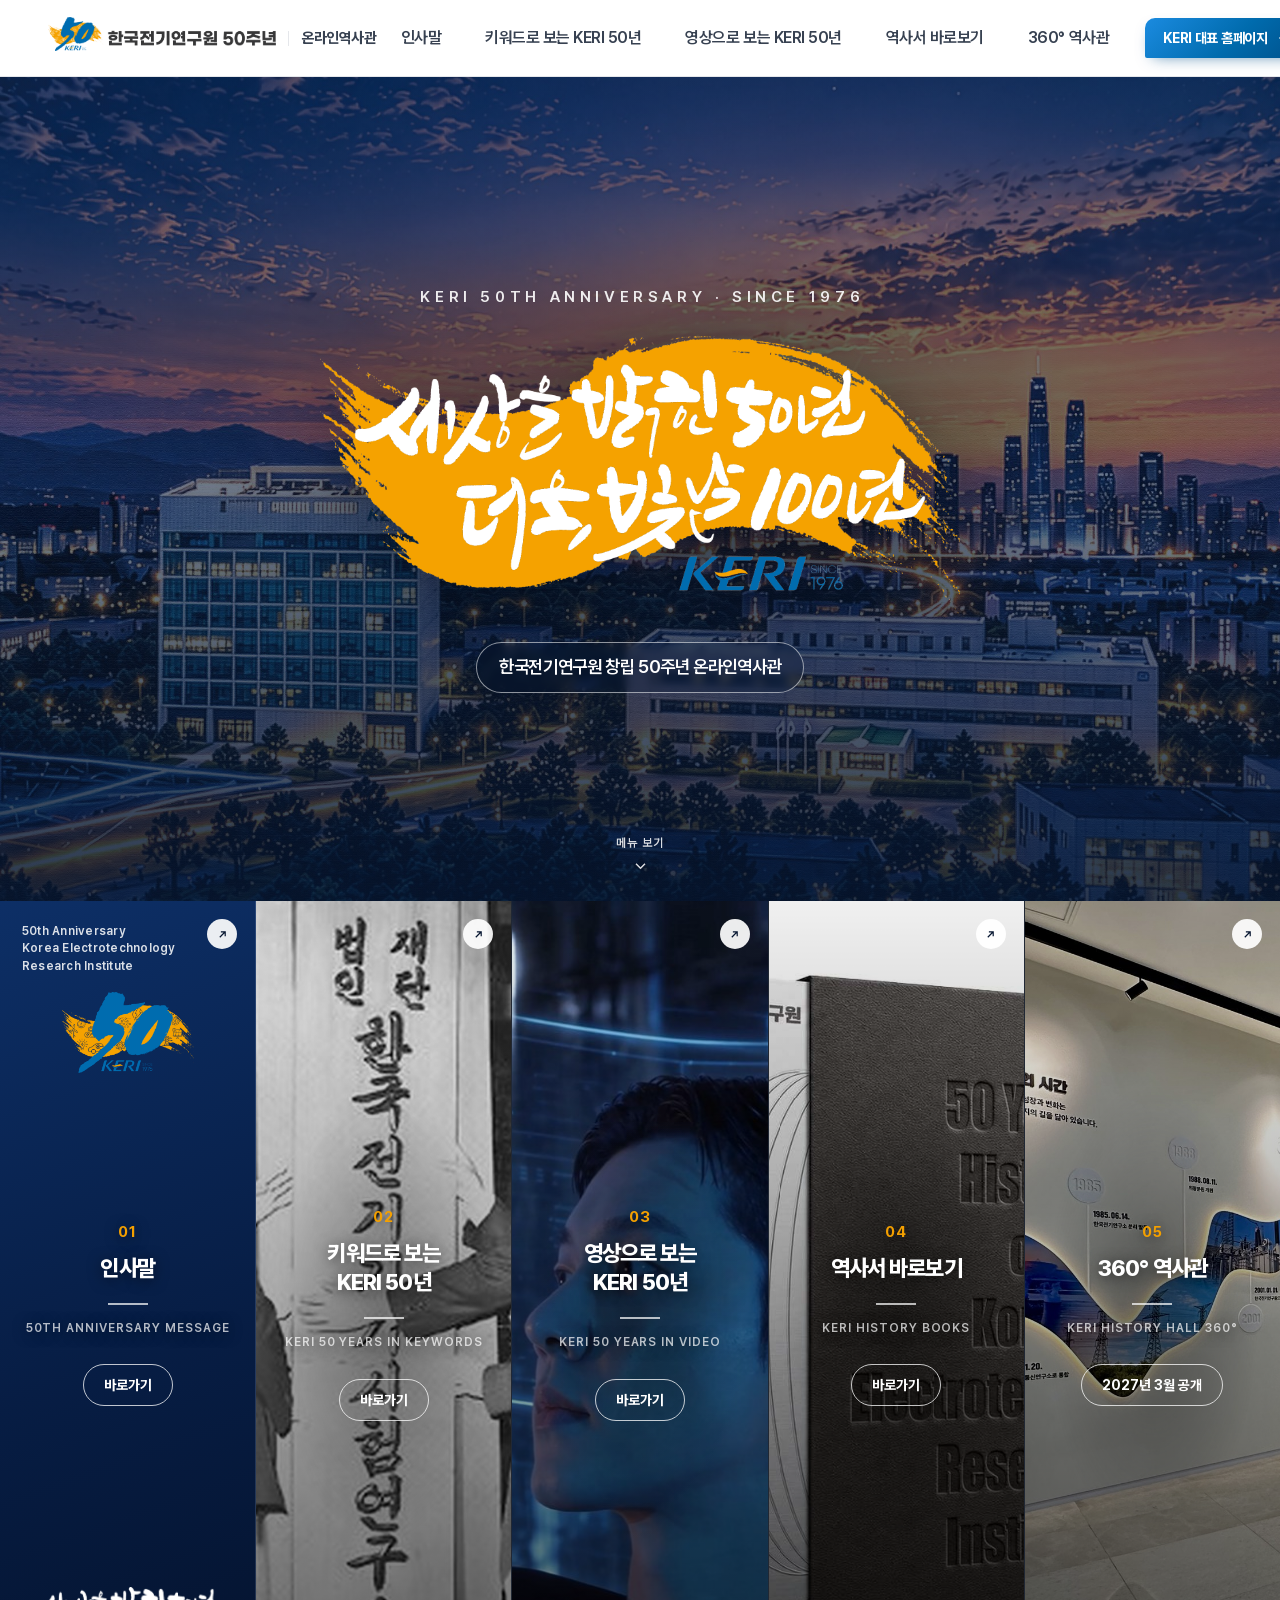
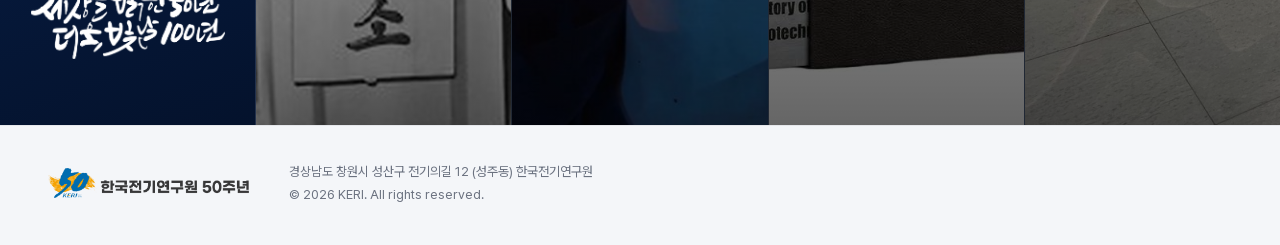
<file: index.html>
<!doctype html>
<html lang="ko">
<head>
  <meta charset="utf-8">
  <meta name="robots" content="noindex, nofollow">
  <meta name="viewport" content="width=device-width, initial-scale=1">
  <title>KERI 50년 온라인역사관 | 한국전기연구원 창립 50주년</title>
  <meta name="description" content="세상을 밝힌 50년, 더욱 빛날 100년 — 한국전기연구원 창립 50주년 온라인역사관">
  <meta property="og:title" content="KERI 50년 온라인역사관 | 한국전기연구원 창립 50주년">
  <meta property="og:description" content="세상을 밝힌 50년, 더욱 빛날 100년 — 한국전기연구원 창립 50주년 온라인역사관">
  <meta property="og:image" content="assets/img/main/card-1.jpg">
  <meta name="theme-color" content="#020a18">
  <link rel="stylesheet" href="assets/css/fonts.css">
  <link rel="stylesheet" href="assets/css/site.css?v=261127">
</head>
<body class="is-main">
  <a class="skip" href="#main">본문 바로가기</a>

  <header class="hd">
    <div class="wrap">
      <a class="logo" href="index.html"><img src="assets/img/brand/lockup-h.png" width="1282" height="191" alt="한국전기연구원 50주년"><span class="t">온라인역사관</span></a>
      <nav class="gnb" aria-label="주 메뉴">
        <ul>
          <li><a href="greeting.html">인사말</a></li>
          <li><a href="keywords.html">키워드로 보는 KERI 50년</a></li>
          <li><a href="videos.html">영상으로 보는 KERI 50년</a></li>
          <li><a href="books.html">역사서 바로보기</a></li>
          <li><a href="hall360.html">360° 역사관</a></li>
        </ul>
      </nav>
      <a class="home-btn" href="https://www.keri.re.kr" target="_blank" rel="noopener">KERI 대표 홈페이지<span class="sr-only"> (새 창)</span><svg width="16" height="16" viewBox="0 0 24 24" fill="none" stroke="currentColor" stroke-width="2.2" aria-hidden="true"><path d="M5 12h14M13 6l6 6-6 6"/></svg></a>
      <button class="burger" type="button" aria-label="전체 메뉴 열기" aria-expanded="false" aria-controls="menu"><span></span><span></span><span></span></button>
    </div>
  </header>

  <div class="menu" id="menu" role="dialog" aria-modal="true" aria-label="전체 메뉴">
    <div class="menu-top">
      <a href="index.html" class="logo"><img src="assets/img/brand/lockup-h.png" alt="한국전기연구원 50주년 온라인역사관 처음으로"></a>
      <button class="menu-close" type="button" aria-label="메뉴 닫기">×</button>
    </div>
    <ol>
      <li><a href="greeting.html"><strong>인사말</strong><span>50th Anniversary Message</span></a></li>
      <li><a href="keywords.html"><strong>키워드로 보는 KERI 50년</strong><span>KERI 50 Years in Keywords</span></a></li>
      <li><a href="videos.html"><strong>영상으로 보는 KERI 50년</strong><span>KERI 50 Years in Video</span></a></li>
      <li><a href="books.html"><strong>역사서 바로보기</strong><span>KERI History Books</span></a></li>
      <li><a href="hall360.html"><strong>360° 역사관<span class="soon">2027년 3월 공개</span></strong><span>KERI History Hall 360°</span></a></li>
    </ol>
    <a class="home-btn" href="https://www.keri.re.kr" target="_blank" rel="noopener">KERI 대표 홈페이지<span class="sr-only"> (새 창)</span><svg width="16" height="16" viewBox="0 0 24 24" fill="none" stroke="currentColor" stroke-width="2.2" aria-hidden="true"><path d="M5 12h14M13 6l6 6-6 6"/></svg></a>
  </div>

  <main id="main">
    <section class="hero">
      <div class="hero-bg" aria-hidden="true"></div>
      <div class="hero-in">
        <p class="hero-k">KERI 50th Anniversary<span class="dot"> · </span><span class="since">Since 1976</span></p>
        <h1 class="hero-mark"><img src="assets/img/brand/slogan-lockup-white.png" width="1880" height="824" alt="세상을 밝힌 50년, 더욱 빛날 100년 — KERI"></h1>
        <p class="hero-t">한국전기연구원 창립 50주년 온라인역사관</p>
      </div>
      <a class="scroll" href="#menu-panels"><span>메뉴 보기</span><svg width="18" height="18" viewBox="0 0 24 24" fill="none" stroke="currentColor" stroke-width="2" aria-hidden="true"><path d="M6 9l6 6 6-6"/></svg></a>
    </section>

    <nav class="panels" id="menu-panels" aria-label="온라인역사관 메뉴">
      <a class="panel p-brand" href="greeting.html">
        <span class="arrow" aria-hidden="true"><svg viewBox="0 0 24 24" fill="none" stroke="currentColor" stroke-width="2.2"><path d="M7 17L17 7M9 7h8v8"/></svg></span>
        <span class="brand-k" aria-hidden="true">50th Anniversary<br>Korea Electrotechnology<br>Research Institute</span>
        <img class="brand-em" src="assets/img/brand/emblem-main.png" width="1896" height="1163" alt="">
        <img class="brand-sl" src="assets/img/brand/slogan-white.png" width="1611" height="602" alt="">
        <span class="no">01</span>
        <strong>인사말</strong>
        <span class="line" aria-hidden="true"></span>
        <small>50th Anniversary Message</small>
        <span class="go">바로가기</span>
      </a>
      <a class="panel" href="keywords.html">
        <img class="bg" src="assets/img/main/card-2.jpg" alt="" loading="lazy">
        <span class="arrow" aria-hidden="true"><svg viewBox="0 0 24 24" fill="none" stroke="currentColor" stroke-width="2.2"><path d="M7 17L17 7M9 7h8v8"/></svg></span>
        <span class="no">02</span>
        <strong>키워드로 보는<br>KERI 50년</strong>
        <span class="line" aria-hidden="true"></span>
        <small>KERI 50 Years in Keywords</small>
        <span class="go">바로가기</span>
      </a>
      <a class="panel" href="videos.html">
        <img class="bg" src="assets/img/main/card-3.jpg" alt="" loading="lazy" style="object-position:70% 50%">
        <span class="arrow" aria-hidden="true"><svg viewBox="0 0 24 24" fill="none" stroke="currentColor" stroke-width="2.2"><path d="M7 17L17 7M9 7h8v8"/></svg></span>
        <span class="no">03</span>
        <strong>영상으로 보는<br>KERI 50년</strong>
        <span class="line" aria-hidden="true"></span>
        <small>KERI 50 Years in Video</small>
        <span class="go">바로가기</span>
      </a>
      <a class="panel" href="books.html">
        <img class="bg" src="assets/img/main/card-4.jpg" alt="" loading="lazy">
        <span class="arrow" aria-hidden="true"><svg viewBox="0 0 24 24" fill="none" stroke="currentColor" stroke-width="2.2"><path d="M7 17L17 7M9 7h8v8"/></svg></span>
        <span class="no">04</span>
        <strong>역사서 바로보기</strong>
        <span class="line" aria-hidden="true"></span>
        <small>KERI History Books</small>
        <span class="go">바로가기</span>
      </a>
      <a class="panel" href="hall360.html">
        <img class="bg" src="assets/img/main/card-5.jpg" alt="" loading="lazy" style="object-position:22% 50%">
        <span class="arrow" aria-hidden="true"><svg viewBox="0 0 24 24" fill="none" stroke="currentColor" stroke-width="2.2"><path d="M7 17L17 7M9 7h8v8"/></svg></span>
        <span class="no">05</span>
        <strong>360° 역사관</strong>
        <span class="line" aria-hidden="true"></span>
        <small>KERI History Hall 360°</small>
        <span class="go">2027년 3월 공개</span>
      </a>
    </nav>
  </main>

  <footer class="ft">
    <div class="wrap">
      <img class="ci" src="assets/img/brand/lockup-h.png" alt="한국전기연구원 50주년">
      <p>경상남도 창원시 성산구 전기의길 12 (성주동) 한국전기연구원<br>© 2026 KERI. All rights reserved.</p>
    </div>
  </footer>
  <script src="assets/js/site.js?v=261127"></script>
</body>
</html>
</file>
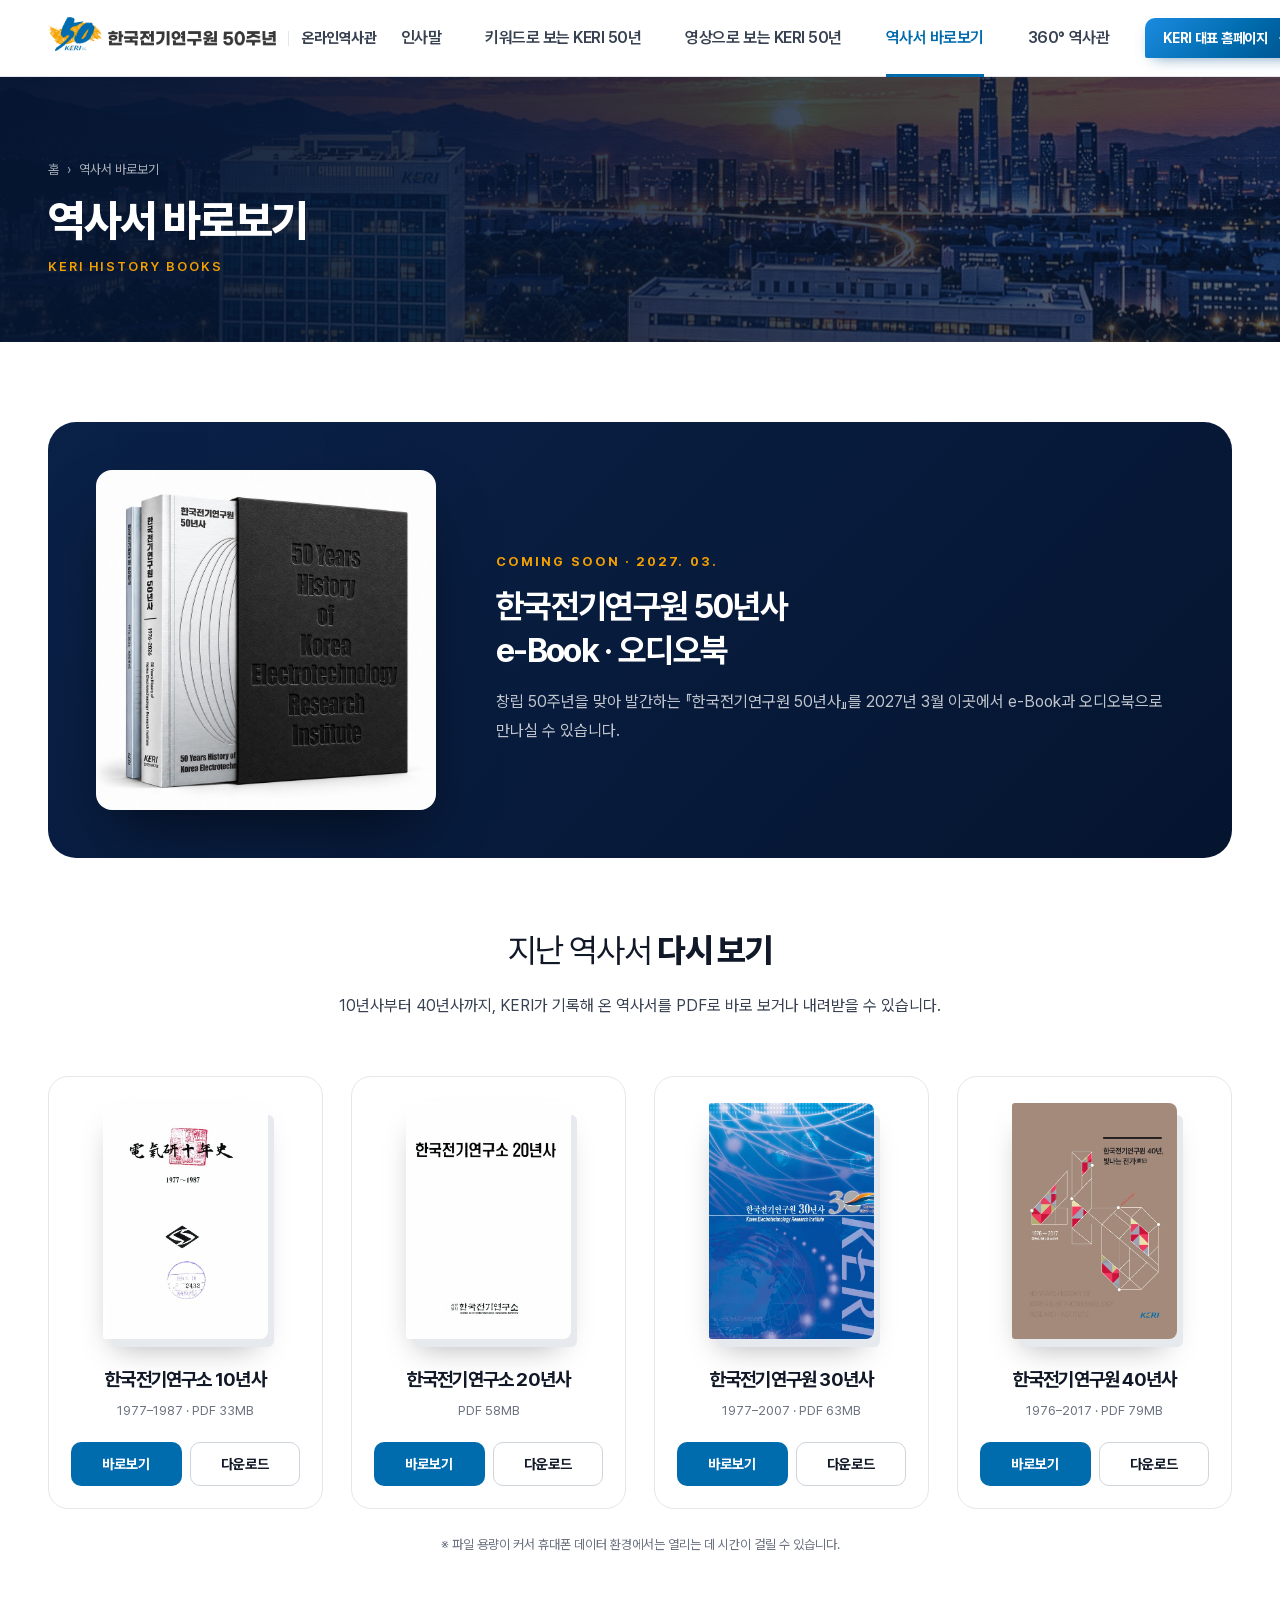
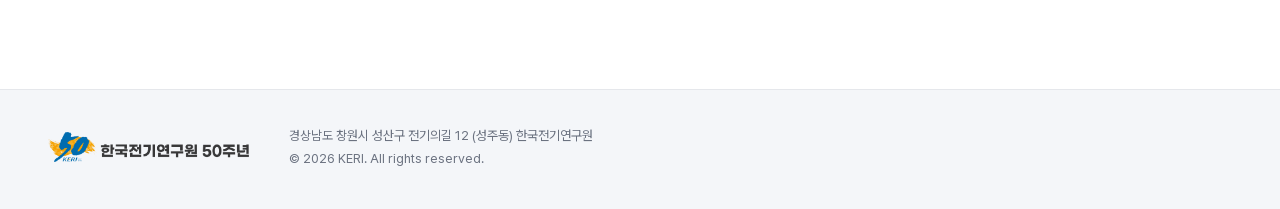
<file: books.html>
<!doctype html>
<html lang="ko">
<head>
  <meta charset="utf-8">
  <meta name="robots" content="noindex, nofollow">
  <meta name="viewport" content="width=device-width, initial-scale=1">
  <title>역사서 바로보기 | KERI 50년 온라인역사관</title>
  <meta name="description" content="한국전기연구원 창립 50주년 온라인역사관 — 역사서 바로보기">
  <meta property="og:title" content="역사서 바로보기 | KERI 50년 온라인역사관">
  <meta property="og:description" content="한국전기연구원 창립 50주년 온라인역사관 — 역사서 바로보기">
  <meta property="og:image" content="assets/img/main/card-1.jpg">
  <meta name="theme-color" content="#020a18">
  <link rel="stylesheet" href="assets/css/fonts.css">
  <link rel="stylesheet" href="assets/css/site.css?v=261127">
</head>
<body>
  <a class="skip" href="#main">본문 바로가기</a>

  <header class="hd">
    <div class="wrap">
      <a class="logo" href="index.html"><img src="assets/img/brand/lockup-h.png" width="1282" height="191" alt="한국전기연구원 50주년"><span class="t">온라인역사관</span></a>
      <nav class="gnb" aria-label="주 메뉴">
        <ul>
          <li><a href="greeting.html">인사말</a></li>
          <li><a href="keywords.html">키워드로 보는 KERI 50년</a></li>
          <li><a href="videos.html">영상으로 보는 KERI 50년</a></li>
          <li><a href="books.html" aria-current="page">역사서 바로보기</a></li>
          <li><a href="hall360.html">360° 역사관</a></li>
        </ul>
      </nav>
      <a class="home-btn" href="https://www.keri.re.kr" target="_blank" rel="noopener">KERI 대표 홈페이지<span class="sr-only"> (새 창)</span><svg width="16" height="16" viewBox="0 0 24 24" fill="none" stroke="currentColor" stroke-width="2.2" aria-hidden="true"><path d="M5 12h14M13 6l6 6-6 6"/></svg></a>
      <button class="burger" type="button" aria-label="전체 메뉴 열기" aria-expanded="false" aria-controls="menu"><span></span><span></span><span></span></button>
    </div>
  </header>

  <div class="menu" id="menu" role="dialog" aria-modal="true" aria-label="전체 메뉴">
    <div class="menu-top">
      <a href="index.html" class="logo"><img src="assets/img/brand/lockup-h.png" alt="한국전기연구원 50주년 온라인역사관 처음으로"></a>
      <button class="menu-close" type="button" aria-label="메뉴 닫기">×</button>
    </div>
    <ol>
      <li><a href="greeting.html"><strong>인사말</strong><span>50th Anniversary Message</span></a></li>
      <li><a href="keywords.html"><strong>키워드로 보는 KERI 50년</strong><span>KERI 50 Years in Keywords</span></a></li>
      <li><a href="videos.html"><strong>영상으로 보는 KERI 50년</strong><span>KERI 50 Years in Video</span></a></li>
      <li><a href="books.html"><strong>역사서 바로보기</strong><span>KERI History Books</span></a></li>
      <li><a href="hall360.html"><strong>360° 역사관<span class="soon">2027년 3월 공개</span></strong><span>KERI History Hall 360°</span></a></li>
    </ol>
    <a class="home-btn" href="https://www.keri.re.kr" target="_blank" rel="noopener">KERI 대표 홈페이지<span class="sr-only"> (새 창)</span><svg width="16" height="16" viewBox="0 0 24 24" fill="none" stroke="currentColor" stroke-width="2.2" aria-hidden="true"><path d="M5 12h14M13 6l6 6-6 6"/></svg></a>
  </div>

  <main id="main">
  <section class="banner">
    <div class="wrap">
      <p class="crumb"><a href="index.html">홈</a><span aria-hidden="true">›</span><span>역사서 바로보기</span></p>
      <h1>역사서 바로보기</h1>
      <p class="sub">KERI History Books</p>
    </div>
  </section>

    <section class="sec">
      <div class="wrap">
        <div class="feature-book">
          <img src="assets/img/books/cover-50.jpg" width="1000" height="1000" alt="한국전기연구원 50년사 책 표지">
          <div>
            <p class="k">COMING SOON · 2027. 03.</p>
            <h2>한국전기연구원 50년사<br>e-Book · 오디오북</h2>
            <p>창립 50주년을 맞아 발간하는 『한국전기연구원 50년사』를 2027년 3월 이곳에서 e-Book과 오디오북으로 만나실 수 있습니다.</p>
          </div>
        </div>

        <div class="lead-block">
          <h2>지난 역사서 <b>다시 보기</b></h2>
          <p>10년사부터 40년사까지, KERI가 기록해 온 역사서를 PDF로 바로 보거나 내려받을 수 있습니다.</p>
        </div>

        <ul class="books">
          <li class="book">
            <img class="cover" src="assets/img/books/cover-10.jpg" alt="전기연 10년사 표지">
            <h3>한국전기연구소 10년사</h3>
            <p class="meta">1977–1987 · PDF 33MB</p>
            <div class="act"><a class="view" href="assets/books/keri-10th.pdf" target="_blank" rel="noopener">바로보기<span class="sr-only"> (새 창)</span></a><a class="down" href="assets/books/keri-10th.pdf" download="한국전기연구소_10년사.pdf">다운로드</a></div>
          </li>
          <li class="book">
            <img class="cover" src="assets/img/books/cover-20.jpg" alt="한국전기연구소 20년사 표지">
            <h3>한국전기연구소 20년사</h3>
            <p class="meta">PDF 58MB</p>
            <div class="act"><a class="view" href="assets/books/keri-20th.pdf" target="_blank" rel="noopener">바로보기<span class="sr-only"> (새 창)</span></a><a class="down" href="assets/books/keri-20th.pdf" download="한국전기연구소_20년사.pdf">다운로드</a></div>
          </li>
          <li class="book">
            <img class="cover" src="assets/img/books/cover-30.jpg" alt="한국전기연구원 30년사 표지">
            <h3>한국전기연구원 30년사</h3>
            <p class="meta">1977–2007 · PDF 63MB</p>
            <div class="act"><a class="view" href="assets/books/keri-30th.pdf" target="_blank" rel="noopener">바로보기<span class="sr-only"> (새 창)</span></a><a class="down" href="assets/books/keri-30th.pdf" download="한국전기연구원_30년사.pdf">다운로드</a></div>
          </li>
          <li class="book">
            <img class="cover" src="assets/img/books/cover-40.jpg" alt="한국전기연구원 40년사 표지">
            <h3>한국전기연구원 40년사</h3>
            <p class="meta">1976–2017 · PDF 79MB</p>
            <div class="act"><a class="view" href="assets/books/keri-40th.pdf" target="_blank" rel="noopener">바로보기<span class="sr-only"> (새 창)</span></a><a class="down" href="assets/books/keri-40th.pdf" download="한국전기연구원_40년사.pdf">다운로드</a></div>
          </li>
        </ul>
        <p class="note">※ 파일 용량이 커서 휴대폰 데이터 환경에서는 열리는 데 시간이 걸릴 수 있습니다.</p>
      </div>
    </section>
  </main>

  <footer class="ft">
    <div class="wrap">
      <img class="ci" src="assets/img/brand/lockup-h.png" alt="한국전기연구원 50주년">
      <p>경상남도 창원시 성산구 전기의길 12 (성주동) 한국전기연구원<br>© 2026 KERI. All rights reserved.</p>
    </div>
  </footer>
  <script src="assets/js/site.js?v=261127"></script>
</body>
</html>
</file>
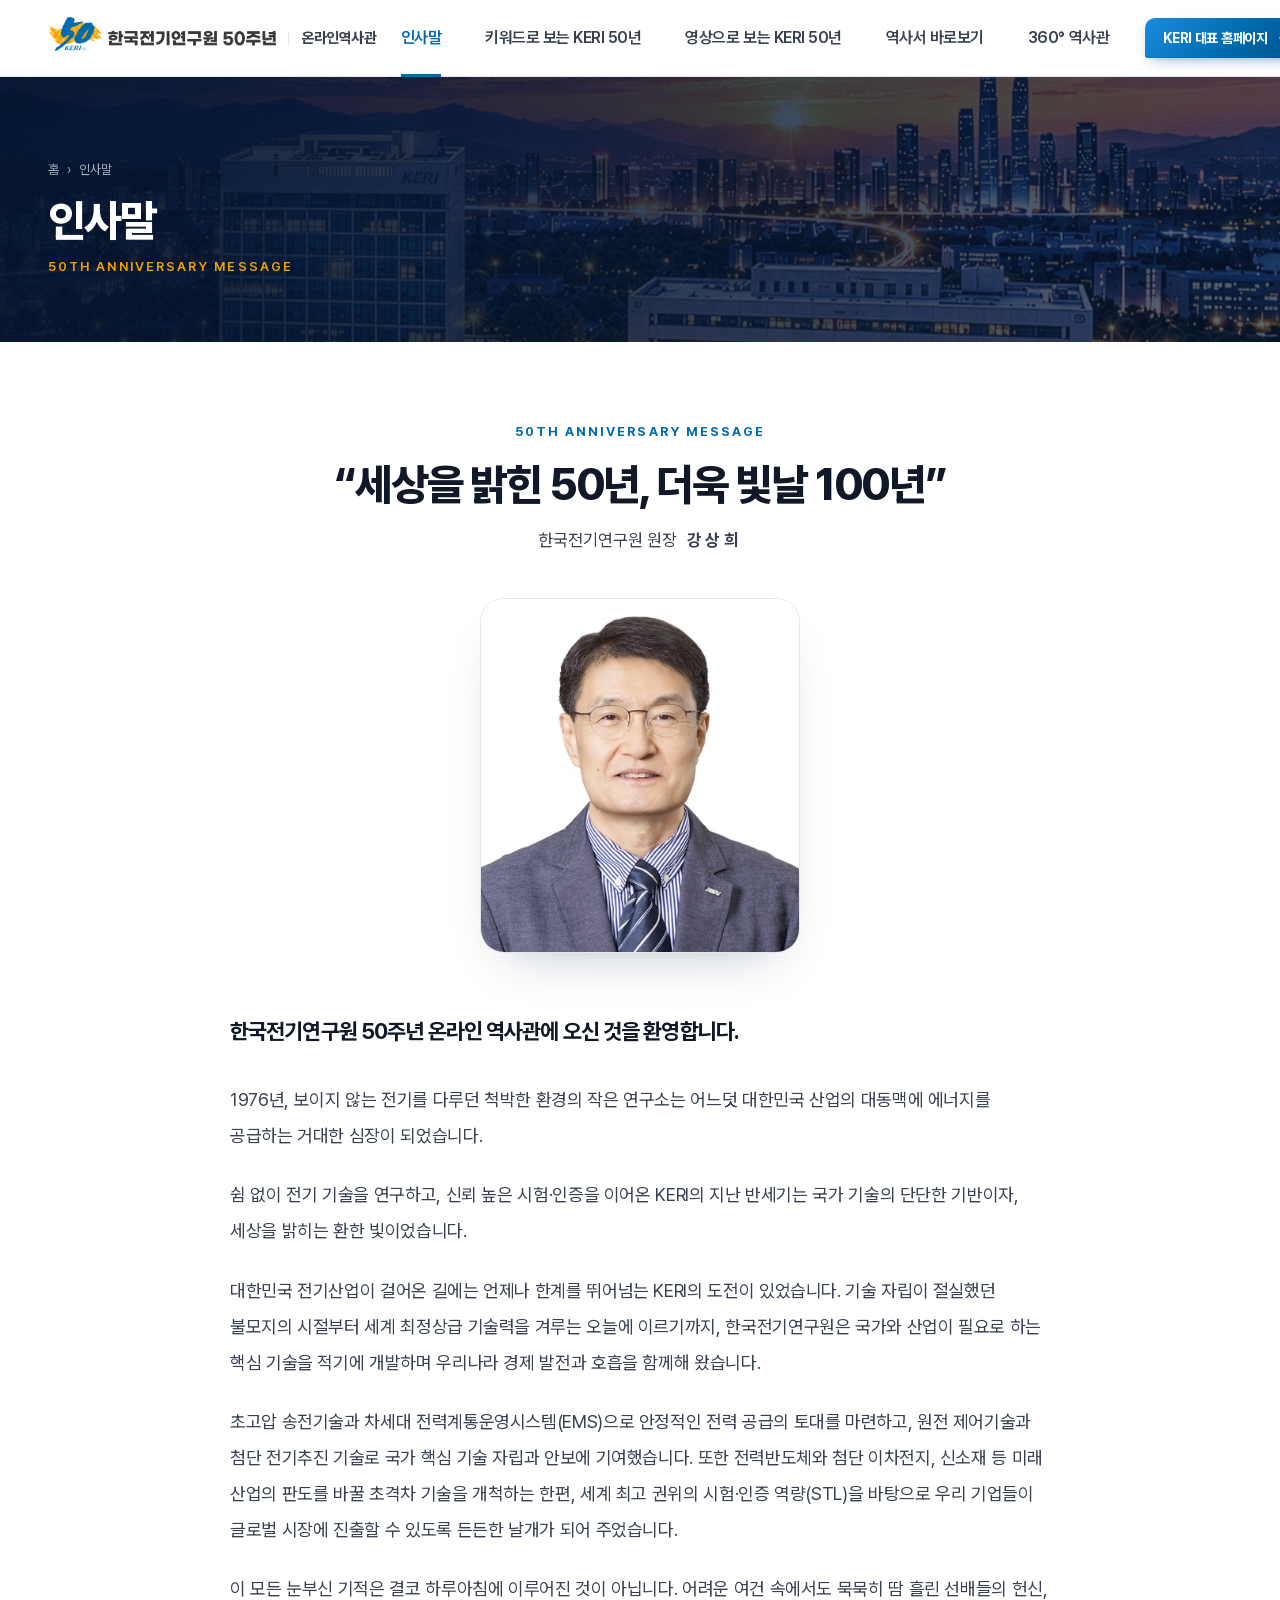
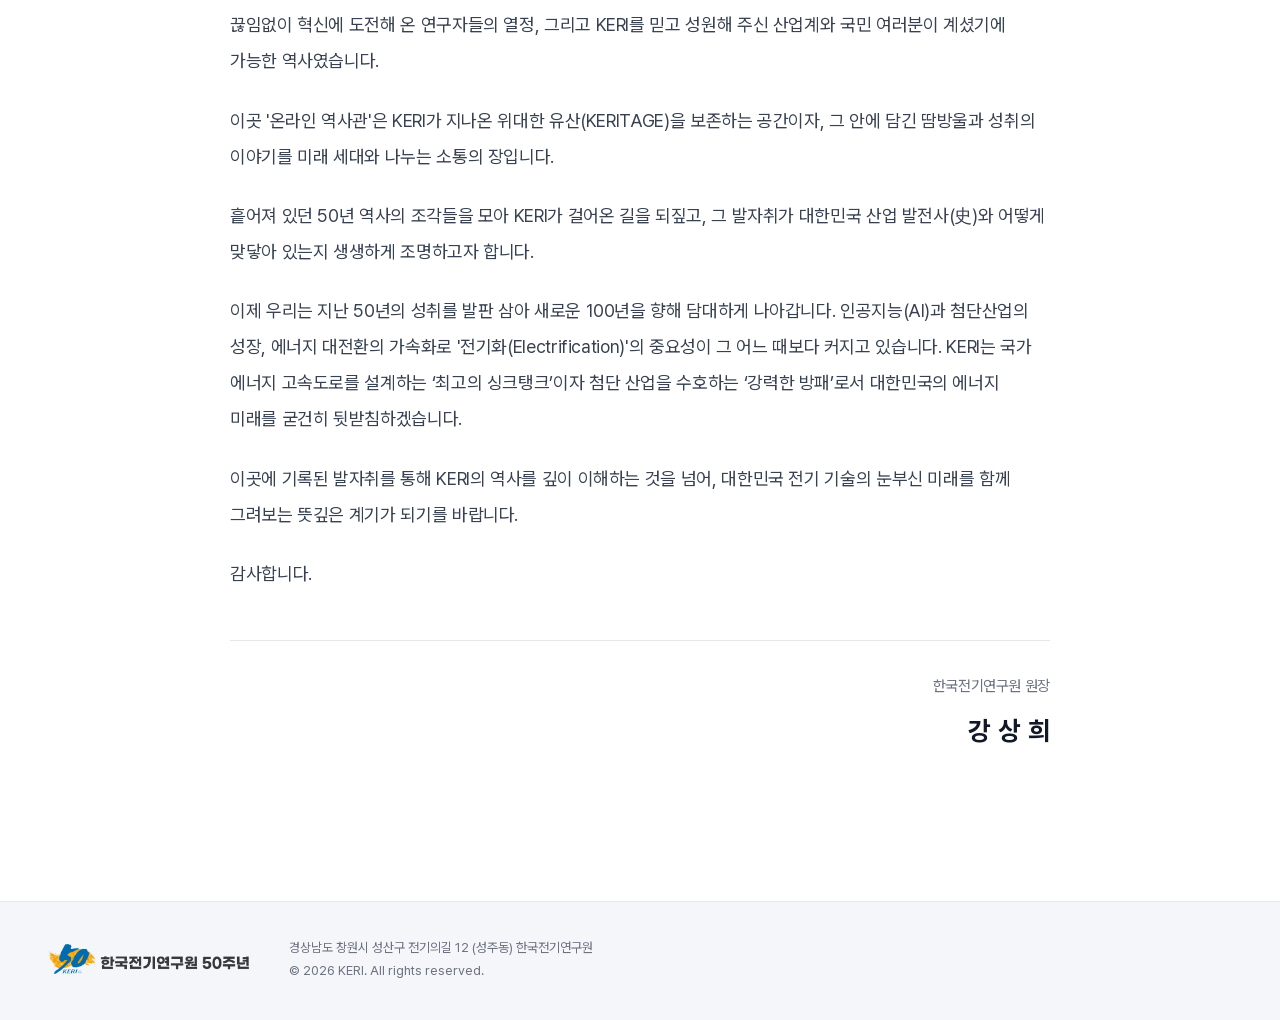
<file: greeting.html>
<!doctype html>
<html lang="ko">
<head>
  <meta charset="utf-8">
  <meta name="robots" content="noindex, nofollow">
  <meta name="viewport" content="width=device-width, initial-scale=1">
  <title>인사말 | KERI 50년 온라인역사관</title>
  <meta name="description" content="한국전기연구원 창립 50주년 온라인역사관 — 인사말">
  <meta property="og:title" content="인사말 | KERI 50년 온라인역사관">
  <meta property="og:description" content="한국전기연구원 창립 50주년 온라인역사관 — 인사말">
  <meta property="og:image" content="assets/img/main/card-1.jpg">
  <meta name="theme-color" content="#020a18">
  <link rel="stylesheet" href="assets/css/fonts.css">
  <link rel="stylesheet" href="assets/css/site.css?v=261127">
</head>
<body>
  <a class="skip" href="#main">본문 바로가기</a>

  <header class="hd">
    <div class="wrap">
      <a class="logo" href="index.html"><img src="assets/img/brand/lockup-h.png" width="1282" height="191" alt="한국전기연구원 50주년"><span class="t">온라인역사관</span></a>
      <nav class="gnb" aria-label="주 메뉴">
        <ul>
          <li><a href="greeting.html" aria-current="page">인사말</a></li>
          <li><a href="keywords.html">키워드로 보는 KERI 50년</a></li>
          <li><a href="videos.html">영상으로 보는 KERI 50년</a></li>
          <li><a href="books.html">역사서 바로보기</a></li>
          <li><a href="hall360.html">360° 역사관</a></li>
        </ul>
      </nav>
      <a class="home-btn" href="https://www.keri.re.kr" target="_blank" rel="noopener">KERI 대표 홈페이지<span class="sr-only"> (새 창)</span><svg width="16" height="16" viewBox="0 0 24 24" fill="none" stroke="currentColor" stroke-width="2.2" aria-hidden="true"><path d="M5 12h14M13 6l6 6-6 6"/></svg></a>
      <button class="burger" type="button" aria-label="전체 메뉴 열기" aria-expanded="false" aria-controls="menu"><span></span><span></span><span></span></button>
    </div>
  </header>

  <div class="menu" id="menu" role="dialog" aria-modal="true" aria-label="전체 메뉴">
    <div class="menu-top">
      <a href="index.html" class="logo"><img src="assets/img/brand/lockup-h.png" alt="한국전기연구원 50주년 온라인역사관 처음으로"></a>
      <button class="menu-close" type="button" aria-label="메뉴 닫기">×</button>
    </div>
    <ol>
      <li><a href="greeting.html"><strong>인사말</strong><span>50th Anniversary Message</span></a></li>
      <li><a href="keywords.html"><strong>키워드로 보는 KERI 50년</strong><span>KERI 50 Years in Keywords</span></a></li>
      <li><a href="videos.html"><strong>영상으로 보는 KERI 50년</strong><span>KERI 50 Years in Video</span></a></li>
      <li><a href="books.html"><strong>역사서 바로보기</strong><span>KERI History Books</span></a></li>
      <li><a href="hall360.html"><strong>360° 역사관<span class="soon">2027년 3월 공개</span></strong><span>KERI History Hall 360°</span></a></li>
    </ol>
    <a class="home-btn" href="https://www.keri.re.kr" target="_blank" rel="noopener">KERI 대표 홈페이지<span class="sr-only"> (새 창)</span><svg width="16" height="16" viewBox="0 0 24 24" fill="none" stroke="currentColor" stroke-width="2.2" aria-hidden="true"><path d="M5 12h14M13 6l6 6-6 6"/></svg></a>
  </div>

  <main id="main">
  <section class="banner">
    <div class="wrap">
      <p class="crumb"><a href="index.html">홈</a><span aria-hidden="true">›</span><span>인사말</span></p>
      <h1>인사말</h1>
      <p class="sub">50th Anniversary Message</p>
    </div>
  </section>

    <section class="sec greet">
      <div class="wrap">
        <header class="greet-hd">
          <p class="k">50th Anniversary Message</p>
          <h2>“세상을 밝힌 50년,<br class="m-br"> 더욱 빛날 100년”</h2>
          <p class="by">한국전기연구원 원장 <b>강상희</b></p>
        </header>
        <figure class="greet-photo">
          <img src="assets/img/greeting/director-portrait.jpg" width="402" height="446" alt="한국전기연구원 강상희 원장">
        </figure>
        <div class="letter">
          <p class="hello">한국전기연구원 50주년 온라인 역사관에 오신 것을 환영합니다.</p>
          <p>1976년, 보이지 않는 전기를 다루던 척박한 환경의 작은 연구소는 어느덧 대한민국 산업의 대동맥에 에너지를 공급하는 거대한 심장이 되었습니다.</p>
          <p>쉼 없이 전기 기술을 연구하고, 신뢰 높은 시험·인증을 이어온 KERI의 지난 반세기는 국가 기술의 단단한 기반이자, 세상을 밝히는 환한 빛이었습니다.</p>
          <p>대한민국 전기산업이 걸어온 길에는 언제나 한계를 뛰어넘는 KERI의 도전이 있었습니다. 기술 자립이 절실했던 불모지의 시절부터 세계 최정상급 기술력을 겨루는 오늘에 이르기까지, 한국전기연구원은 국가와 산업이 필요로 하는 핵심 기술을 적기에 개발하며 우리나라 경제 발전과 호흡을 함께해 왔습니다.</p>
          <p>초고압 송전기술과 차세대 전력계통운영시스템(EMS)으로 안정적인 전력 공급의 토대를 마련하고, 원전 제어기술과 첨단 전기추진 기술로 국가 핵심 기술 자립과 안보에 기여했습니다. 또한 전력반도체와 첨단 이차전지, 신소재 등 미래 산업의 판도를 바꿀 초격차 기술을 개척하는 한편, 세계 최고 권위의 시험·인증 역량(STL)을 바탕으로 우리 기업들이 글로벌 시장에 진출할 수 있도록 든든한 날개가 되어 주었습니다.</p>
          <p>이 모든 눈부신 기적은 결코 하루아침에 이루어진 것이 아닙니다. 어려운 여건 속에서도 묵묵히 땀 흘린 선배들의 헌신, 끊임없이 혁신에 도전해 온 연구자들의 열정, 그리고 KERI를 믿고 성원해 주신 산업계와 국민 여러분이 계셨기에 가능한 역사였습니다.</p>
          <p>이곳 '온라인 역사관'은 KERI가 지나온 위대한 유산(KERITAGE)을 보존하는 공간이자, 그 안에 담긴 땀방울과 성취의 이야기를 미래 세대와 나누는 소통의 장입니다.</p>
          <p>흩어져 있던 50년 역사의 조각들을 모아 KERI가 걸어온 길을 되짚고, 그 발자취가 대한민국 산업 발전사(史)와 어떻게 맞닿아 있는지 생생하게 조명하고자 합니다.</p>
          <p>이제 우리는 지난 50년의 성취를 발판 삼아 새로운 100년을 향해 담대하게 나아갑니다. 인공지능(AI)과 첨단산업의 성장, 에너지 대전환의 가속화로 '전기화(Electrification)'의 중요성이 그 어느 때보다 커지고 있습니다. KERI는 국가 에너지 고속도로를 설계하는 ‘최고의 싱크탱크’이자 첨단 산업을 수호하는 ‘강력한 방패’로서 대한민국의 에너지 미래를 굳건히 뒷받침하겠습니다.</p>
          <p>이곳에 기록된 발자취를 통해 KERI의 역사를 깊이 이해하는 것을 넘어, 대한민국 전기 기술의 눈부신 미래를 함께 그려보는 뜻깊은 계기가 되기를 바랍니다.</p>
          <p>감사합니다.</p>
          <p class="sign"><small>한국전기연구원 원장</small><strong>강상희</strong></p>
        </div>
      </div>
    </section>
  </main>

  <footer class="ft">
    <div class="wrap">
      <img class="ci" src="assets/img/brand/lockup-h.png" alt="한국전기연구원 50주년">
      <p>경상남도 창원시 성산구 전기의길 12 (성주동) 한국전기연구원<br>© 2026 KERI. All rights reserved.</p>
    </div>
  </footer>
  <script src="assets/js/site.js?v=261127"></script>
</body>
</html>
</file>
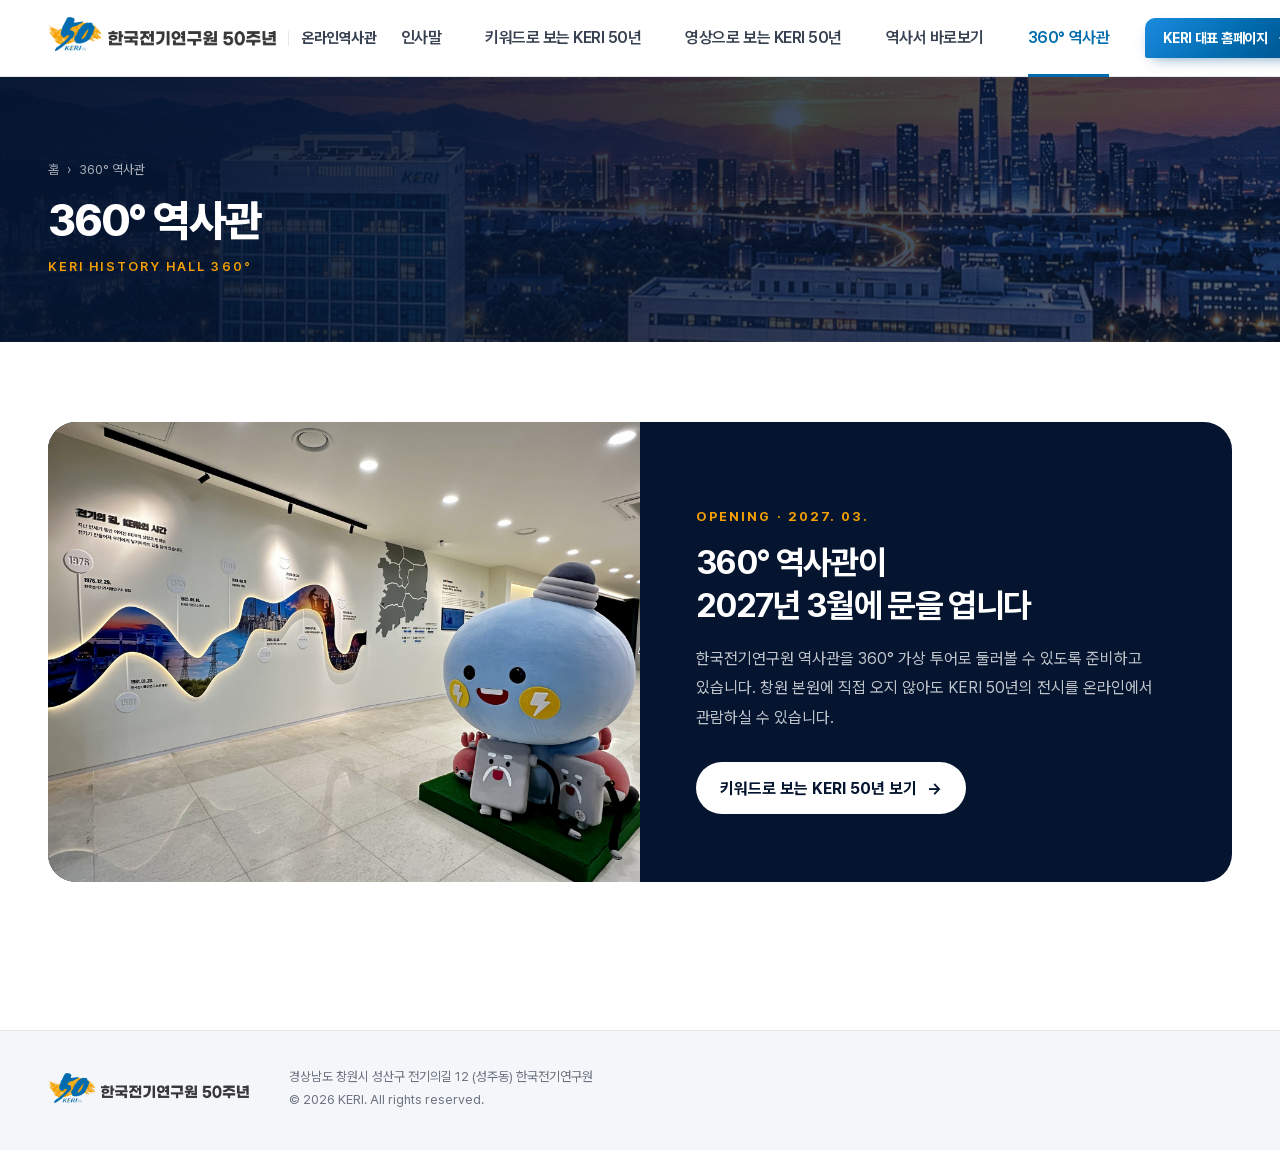
<file: hall360.html>
<!doctype html>
<html lang="ko">
<head>
  <meta charset="utf-8">
  <meta name="robots" content="noindex, nofollow">
  <meta name="viewport" content="width=device-width, initial-scale=1">
  <title>360° 역사관 | KERI 50년 온라인역사관</title>
  <meta name="description" content="한국전기연구원 창립 50주년 온라인역사관 — 360° 역사관">
  <meta property="og:title" content="360° 역사관 | KERI 50년 온라인역사관">
  <meta property="og:description" content="한국전기연구원 창립 50주년 온라인역사관 — 360° 역사관">
  <meta property="og:image" content="assets/img/main/card-1.jpg">
  <meta name="theme-color" content="#020a18">
  <link rel="stylesheet" href="assets/css/fonts.css">
  <link rel="stylesheet" href="assets/css/site.css?v=261127">
</head>
<body>
  <a class="skip" href="#main">본문 바로가기</a>

  <header class="hd">
    <div class="wrap">
      <a class="logo" href="index.html"><img src="assets/img/brand/lockup-h.png" width="1282" height="191" alt="한국전기연구원 50주년"><span class="t">온라인역사관</span></a>
      <nav class="gnb" aria-label="주 메뉴">
        <ul>
          <li><a href="greeting.html">인사말</a></li>
          <li><a href="keywords.html">키워드로 보는 KERI 50년</a></li>
          <li><a href="videos.html">영상으로 보는 KERI 50년</a></li>
          <li><a href="books.html">역사서 바로보기</a></li>
          <li><a href="hall360.html" aria-current="page">360° 역사관</a></li>
        </ul>
      </nav>
      <a class="home-btn" href="https://www.keri.re.kr" target="_blank" rel="noopener">KERI 대표 홈페이지<span class="sr-only"> (새 창)</span><svg width="16" height="16" viewBox="0 0 24 24" fill="none" stroke="currentColor" stroke-width="2.2" aria-hidden="true"><path d="M5 12h14M13 6l6 6-6 6"/></svg></a>
      <button class="burger" type="button" aria-label="전체 메뉴 열기" aria-expanded="false" aria-controls="menu"><span></span><span></span><span></span></button>
    </div>
  </header>

  <div class="menu" id="menu" role="dialog" aria-modal="true" aria-label="전체 메뉴">
    <div class="menu-top">
      <a href="index.html" class="logo"><img src="assets/img/brand/lockup-h.png" alt="한국전기연구원 50주년 온라인역사관 처음으로"></a>
      <button class="menu-close" type="button" aria-label="메뉴 닫기">×</button>
    </div>
    <ol>
      <li><a href="greeting.html"><strong>인사말</strong><span>50th Anniversary Message</span></a></li>
      <li><a href="keywords.html"><strong>키워드로 보는 KERI 50년</strong><span>KERI 50 Years in Keywords</span></a></li>
      <li><a href="videos.html"><strong>영상으로 보는 KERI 50년</strong><span>KERI 50 Years in Video</span></a></li>
      <li><a href="books.html"><strong>역사서 바로보기</strong><span>KERI History Books</span></a></li>
      <li><a href="hall360.html"><strong>360° 역사관<span class="soon">2027년 3월 공개</span></strong><span>KERI History Hall 360°</span></a></li>
    </ol>
    <a class="home-btn" href="https://www.keri.re.kr" target="_blank" rel="noopener">KERI 대표 홈페이지<span class="sr-only"> (새 창)</span><svg width="16" height="16" viewBox="0 0 24 24" fill="none" stroke="currentColor" stroke-width="2.2" aria-hidden="true"><path d="M5 12h14M13 6l6 6-6 6"/></svg></a>
  </div>

  <main id="main">
  <section class="banner">
    <div class="wrap">
      <p class="crumb"><a href="index.html">홈</a><span aria-hidden="true">›</span><span>360° 역사관</span></p>
      <h1>360° 역사관</h1>
      <p class="sub">KERI History Hall 360°</p>
    </div>
  </section>

    <section class="sec">
      <div class="wrap">
        <div class="soon-panel">
          <div class="img" style="background-image:url(assets/img/main/card-5.jpg)" role="img" aria-label="360° 역사관 전시 공간"></div>
          <div class="txt">
            <p class="k">OPENING · 2027. 03.</p>
            <h2>360° 역사관이<br>2027년 3월에 문을 엽니다</h2>
            <p>한국전기연구원 역사관을 360° 가상 투어로 둘러볼 수 있도록 준비하고 있습니다. 창원 본원에 직접 오지 않아도 KERI 50년의 전시를 온라인에서 관람하실 수 있습니다.</p>
            <a class="btn" href="keywords.html">키워드로 보는 KERI 50년 보기 <span aria-hidden="true">→</span></a>
          </div>
        </div>
      </div>
    </section>
  </main>

  <footer class="ft">
    <div class="wrap">
      <img class="ci" src="assets/img/brand/lockup-h.png" alt="한국전기연구원 50주년">
      <p>경상남도 창원시 성산구 전기의길 12 (성주동) 한국전기연구원<br>© 2026 KERI. All rights reserved.</p>
    </div>
  </footer>
  <script src="assets/js/site.js?v=261127"></script>
</body>
</html>
</file>
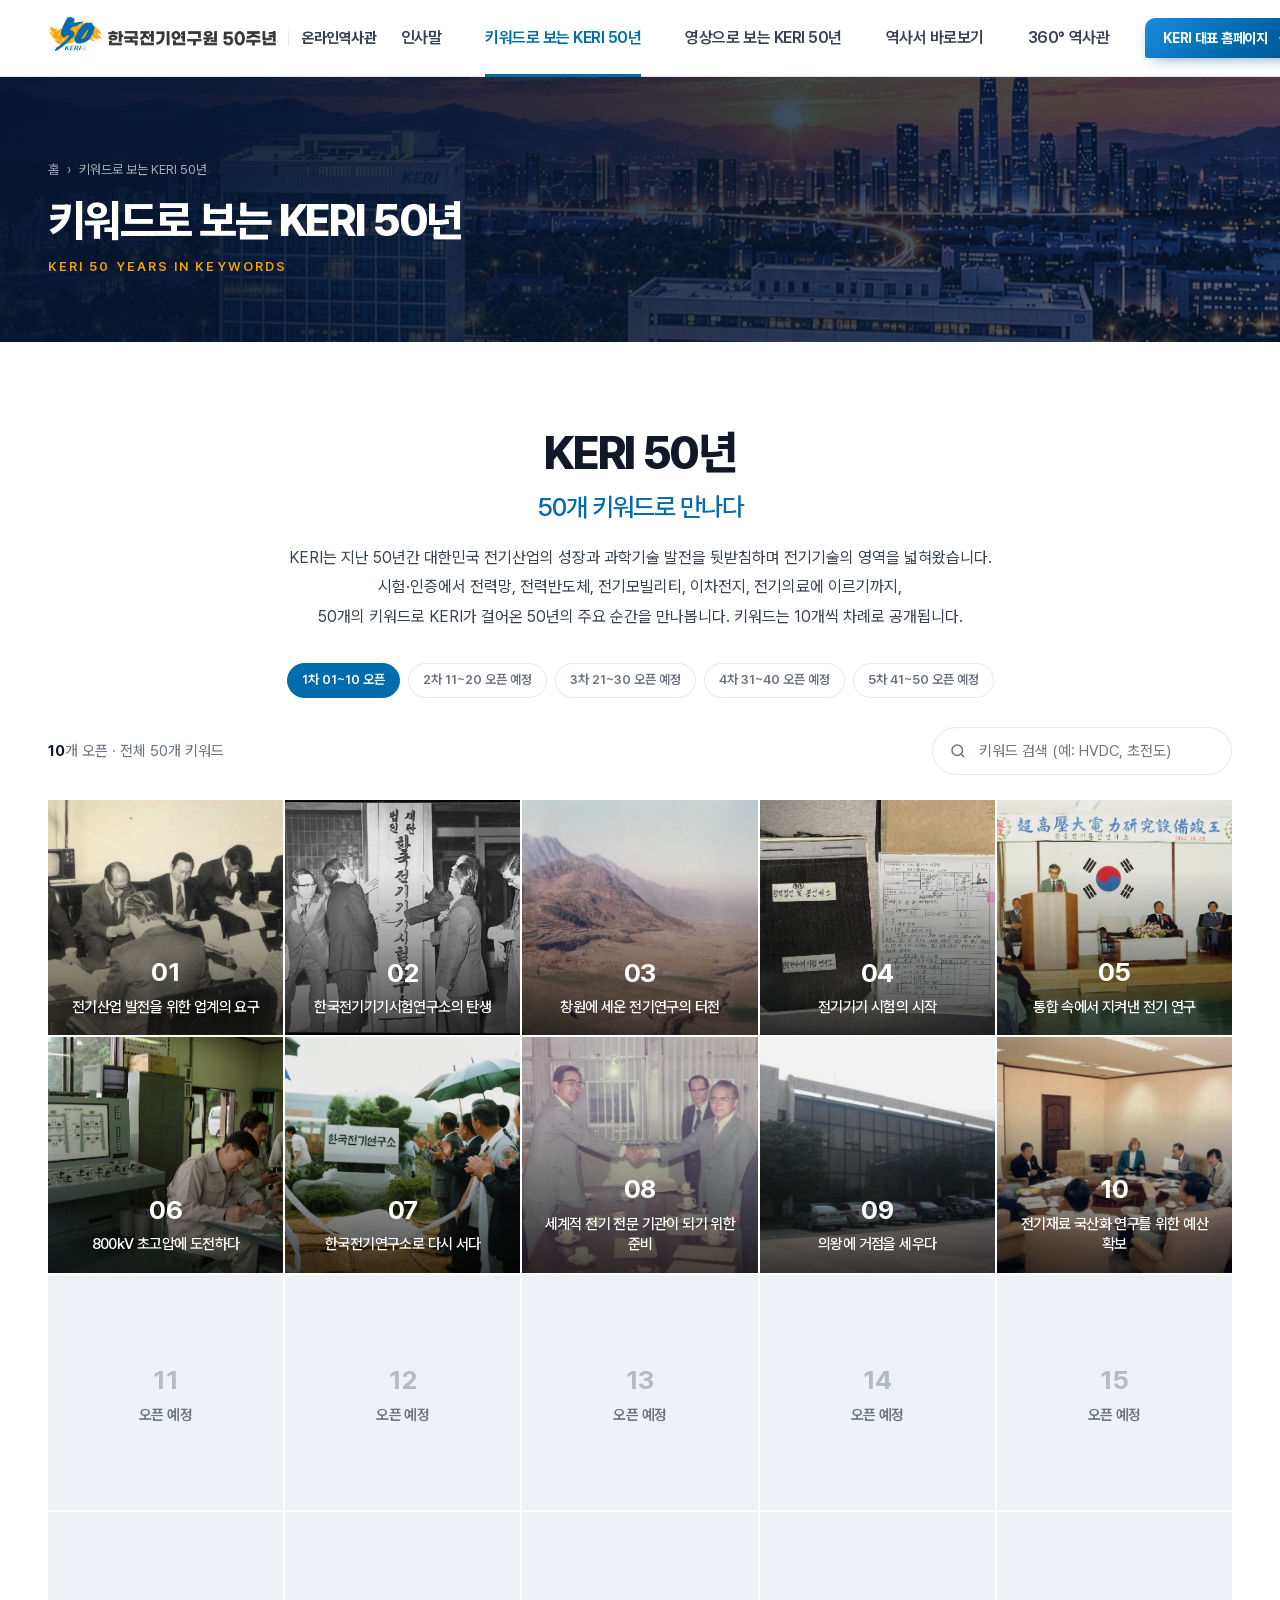
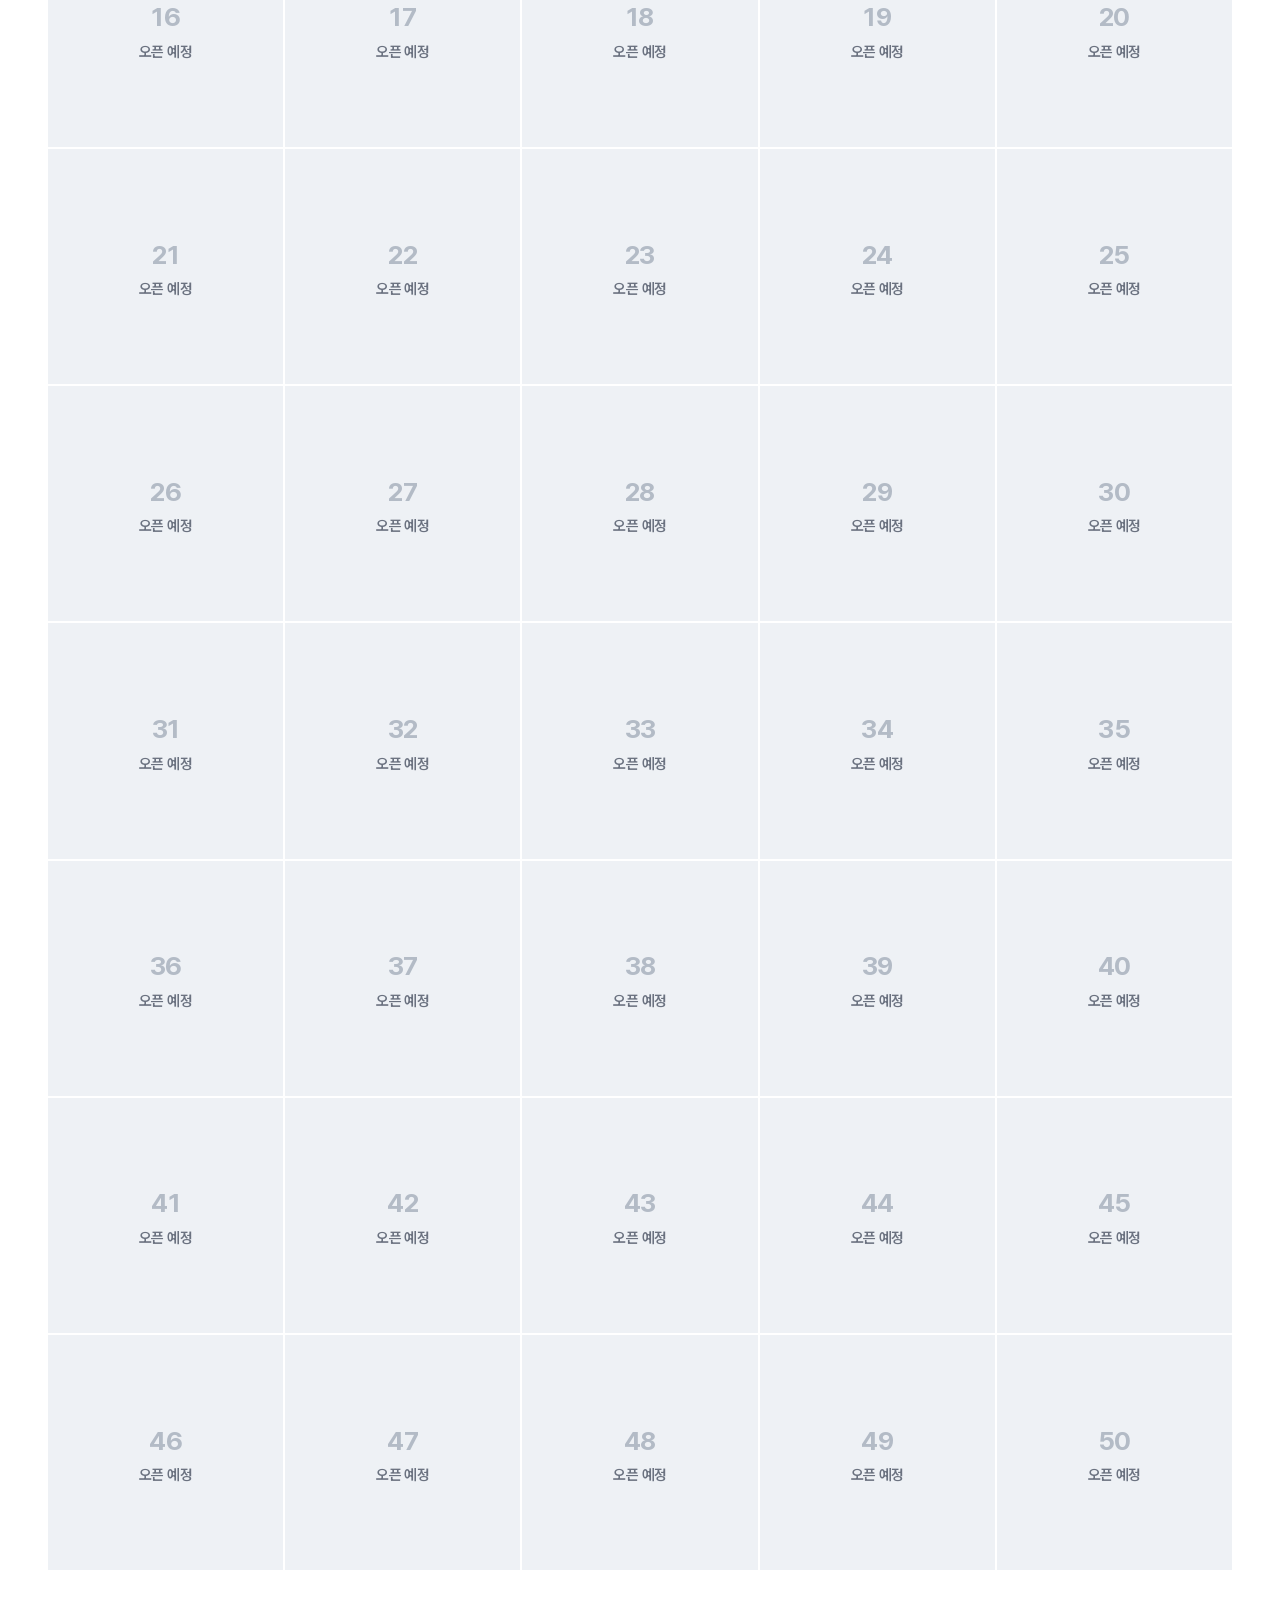
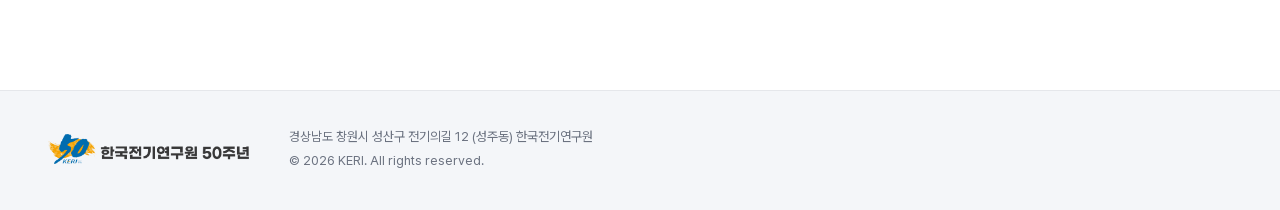
<file: keywords.html>
<!doctype html>
<html lang="ko">
<head>
  <meta charset="utf-8">
  <meta name="robots" content="noindex, nofollow">
  <meta name="viewport" content="width=device-width, initial-scale=1">
  <title>키워드로 보는 KERI 50년 | KERI 50년 온라인역사관</title>
  <meta name="description" content="한국전기연구원 창립 50주년 온라인역사관 — 키워드로 보는 KERI 50년">
  <meta property="og:title" content="키워드로 보는 KERI 50년 | KERI 50년 온라인역사관">
  <meta property="og:description" content="한국전기연구원 창립 50주년 온라인역사관 — 키워드로 보는 KERI 50년">
  <meta property="og:image" content="assets/img/main/card-1.jpg">
  <meta name="theme-color" content="#020a18">
  <link rel="stylesheet" href="assets/css/fonts.css">
  <link rel="stylesheet" href="assets/css/site.css?v=261127">
</head>
<body>
  <a class="skip" href="#main">본문 바로가기</a>

  <header class="hd">
    <div class="wrap">
      <a class="logo" href="index.html"><img src="assets/img/brand/lockup-h.png" width="1282" height="191" alt="한국전기연구원 50주년"><span class="t">온라인역사관</span></a>
      <nav class="gnb" aria-label="주 메뉴">
        <ul>
          <li><a href="greeting.html">인사말</a></li>
          <li><a href="keywords.html" aria-current="page">키워드로 보는 KERI 50년</a></li>
          <li><a href="videos.html">영상으로 보는 KERI 50년</a></li>
          <li><a href="books.html">역사서 바로보기</a></li>
          <li><a href="hall360.html">360° 역사관</a></li>
        </ul>
      </nav>
      <a class="home-btn" href="https://www.keri.re.kr" target="_blank" rel="noopener">KERI 대표 홈페이지<span class="sr-only"> (새 창)</span><svg width="16" height="16" viewBox="0 0 24 24" fill="none" stroke="currentColor" stroke-width="2.2" aria-hidden="true"><path d="M5 12h14M13 6l6 6-6 6"/></svg></a>
      <button class="burger" type="button" aria-label="전체 메뉴 열기" aria-expanded="false" aria-controls="menu"><span></span><span></span><span></span></button>
    </div>
  </header>

  <div class="menu" id="menu" role="dialog" aria-modal="true" aria-label="전체 메뉴">
    <div class="menu-top">
      <a href="index.html" class="logo"><img src="assets/img/brand/lockup-h.png" alt="한국전기연구원 50주년 온라인역사관 처음으로"></a>
      <button class="menu-close" type="button" aria-label="메뉴 닫기">×</button>
    </div>
    <ol>
      <li><a href="greeting.html"><strong>인사말</strong><span>50th Anniversary Message</span></a></li>
      <li><a href="keywords.html"><strong>키워드로 보는 KERI 50년</strong><span>KERI 50 Years in Keywords</span></a></li>
      <li><a href="videos.html"><strong>영상으로 보는 KERI 50년</strong><span>KERI 50 Years in Video</span></a></li>
      <li><a href="books.html"><strong>역사서 바로보기</strong><span>KERI History Books</span></a></li>
      <li><a href="hall360.html"><strong>360° 역사관<span class="soon">2027년 3월 공개</span></strong><span>KERI History Hall 360°</span></a></li>
    </ol>
    <a class="home-btn" href="https://www.keri.re.kr" target="_blank" rel="noopener">KERI 대표 홈페이지<span class="sr-only"> (새 창)</span><svg width="16" height="16" viewBox="0 0 24 24" fill="none" stroke="currentColor" stroke-width="2.2" aria-hidden="true"><path d="M5 12h14M13 6l6 6-6 6"/></svg></a>
  </div>

  <main id="main">
  <section class="banner">
    <div class="wrap">
      <p class="crumb"><a href="index.html">홈</a><span aria-hidden="true">›</span><span>키워드로 보는 KERI 50년</span></p>
      <h1>키워드로 보는 KERI 50년</h1>
      <p class="sub">KERI 50 Years in Keywords</p>
    </div>
  </section>

    <section class="sec">
      <div class="wrap">
        <div class="lead-block">
          <h2 class="kw-title"><b>KERI 50년</b><span>50개 키워드로 만나다</span></h2>
          <p>KERI는 지난 50년간 대한민국 전기산업의 성장과 과학기술 발전을 뒷받침하며 전기기술의 영역을 넓혀왔습니다.<br>
          시험·인증에서 전력망, 전력반도체, 전기모빌리티, 이차전지, 전기의료에 이르기까지,<br>50개의 키워드로 KERI가 걸어온 50년의 주요 순간을 만나봅니다. 키워드는 10개씩 차례로 공개됩니다.</p>
        </div>
        <ol class="kw-phases" aria-label="키워드 공개 순서">
          <li class="on">1차 01~10 오픈</li><li>2차 11~20 오픈 예정</li><li>3차 21~30 오픈 예정</li><li>4차 31~40 오픈 예정</li><li>5차 41~50 오픈 예정</li>
        </ol>
        <div class="kw-tools">
          <p class="count" id="kw-count" aria-live="polite"></p>
          <label class="kw-search">
            <span class="sr-only">키워드 검색</span>
            <svg viewBox="0 0 24 24" fill="none" stroke-width="2" aria-hidden="true"><circle cx="11" cy="11" r="7"/><path d="M20 20l-3.5-3.5"/></svg>
            <input id="kw-q" type="search" placeholder="키워드 검색 (예: HVDC, 초전도)" autocomplete="off">
          </label>
        </div>
        <ul class="kw-grid" id="kw-grid"></ul>
        <p class="empty" id="kw-empty" hidden>찾는 키워드가 없습니다. 다른 낱말로 검색해 보세요.</p>
      </div>
    </section>

    <div class="modal" id="kw-modal">
      <div class="dim"></div>
      <article class="sheet" role="dialog" aria-modal="true" aria-labelledby="kw-title">
        <button class="sheet-x" type="button" aria-label="닫기"><svg width="26" height="26" viewBox="0 0 24 24" fill="none" stroke="currentColor" stroke-width="1.8" aria-hidden="true"><path d="M5 5l14 14M19 5L5 19"/></svg></button>
        <header class="sheet-hd">
          <span class="pill"></span>
          <h2 id="kw-title"></h2>
          <p class="photo-cap"></p>
        </header>
        <div class="sheet-bd"></div>
        <nav class="sheet-nav" aria-label="이전·다음 키워드">
          <button class="prev" type="button"><small>← 이전 키워드</small><strong></strong></button>
          <button class="next" type="button"><small>다음 키워드 →</small><strong></strong></button>
        </nav>
      </article>
    </div>
  </main>

  <footer class="ft">
    <div class="wrap">
      <img class="ci" src="assets/img/brand/lockup-h.png" alt="한국전기연구원 50주년">
      <p>경상남도 창원시 성산구 전기의길 12 (성주동) 한국전기연구원<br>© 2026 KERI. All rights reserved.</p>
    </div>
  </footer>
  <script src="assets/js/keywords.js?v=261127"></script>
  <script src="assets/js/site.js?v=261127"></script>
</body>
</html>
</file>
<file: assets/css/fonts.css>
/* Pretendard Variable 1.3.9 (SIL OFL) — 외부 CDN 없이 서버 안에서 서체를 읽는다 (전기연 서버 납품용) */
@font-face {
  font-family: "Pretendard Variable";
  font-weight: 45 920;
  font-style: normal;
  font-display: swap;
  src: url("../fonts/PretendardVariable.woff2") format("woff2-variations"), url("../fonts/PretendardVariable.woff2") format("woff2");
}
</file>
<file: assets/css/site.css>
/* KERI 50년 온라인역사관 (글꼴: Pretendard 단일 — 전기연 요청 2026-10-26)
   색: 50주년 엠블럼 매뉴얼의 KERI Blue·KERI Orange. 참고: ETRI 50주년(메인), 한국고등교육재단(인사말), KIST 60주년(키워드·E-BOOK) */

:root {
  --navy-950: #020a18;
  --navy-900: #051530;
  --navy-800: #0a2148;
  --blue: #006bad;
  --blue-2: #1f7ae0;
  --orange: #f4a000;
  --ink: #111827;
  --ink-2: #374151;
  --ink-3: #6b7280;
  --line: #e5e7eb;
  --paper: #ffffff;
  --paper-2: #f4f6f9;
  --wrap: 1280px;
  --gutter: clamp(20px, 4vw, 48px);
  --font: "Pretendard Variable", Pretendard, -apple-system, BlinkMacSystemFont, "Apple SD Gothic Neo", "Malgun Gothic", sans-serif;
  --font-en: var(--font);
}
* { box-sizing: border-box; }
html { -webkit-text-size-adjust: 100%; scroll-behavior: smooth; }
body { margin: 0; font-family: var(--font); color: var(--ink); background: var(--paper); line-height: 1.6; word-break: keep-all; }
img { max-width: 100%; display: block; }
a { color: inherit; text-decoration: none; }
button { font: inherit; color: inherit; cursor: pointer; }
:focus-visible { outline: 3px solid var(--orange); outline-offset: 3px; border-radius: 4px; }
.m-br { display: none; }
@media (max-width: 640px) { .m-br { display: inline; } .pc-br { display: none; } }  /* .pc-br: PC에서만 줄 바꿈 */
.menu .home-btn { margin: 0 auto 40px; display: flex; width: max-content; }
.sr-only { position: absolute; width: 1px; height: 1px; padding: 0; margin: -1px; overflow: hidden; clip: rect(0 0 0 0); white-space: nowrap; border: 0; }
.skip { position: absolute; left: -9999px; top: 0; z-index: 200; background: #fff; color: #000; padding: 10px 14px; }
.skip:focus { left: 12px; top: 12px; }
.wrap { max-width: calc(var(--wrap) + var(--gutter) * 2); margin: 0 auto; padding: 0 var(--gutter); }
.en { font-family: var(--font-en); }

/* ───────── 공통 헤더 ───────── */
.hd { position: sticky; top: 0; z-index: 50; background: rgba(255,255,255,.96); backdrop-filter: blur(10px); border-bottom: 1px solid var(--line); }
.hd .wrap { display: flex; align-items: center; justify-content: space-between; gap: 24px; height: 76px; }
.gnb { margin-left: auto; margin-right: 12px; }
.logo { display: flex; align-items: center; gap: 12px; flex: none; transform: translateY(-4px); } /* 엠블럼 아래 KERI 글자 때문에 생기는 시각적 처짐 보정: 로고 글자를 메뉴 글자 높이에 맞춤 */
.logo img { height: 34px; width: auto; }
.logo .t { transform: translateY(4px); font-size: 15px; font-weight: 700; letter-spacing: -.03em; color: var(--ink-2); padding-left: 12px; border-left: 1px solid var(--line); line-height: 1; }
.home-btn { display: inline-flex; align-items: center; gap: 8px; height: 40px; padding: 0 16px 0 18px; border-radius: 10px 10px 10px 2px; color: #fff; font-size: 14px; font-weight: 700; letter-spacing: -.02em; white-space: nowrap;
  background: linear-gradient(135deg, #1b8be0 0%, #006bad 55%, #00508a 100%); box-shadow: 0 6px 16px -8px rgba(0,80,140,.7); }
.home-btn:hover { filter: brightness(1.08); }
.gnb ul { display: flex; align-items: center; gap: 44px; list-style: none; margin: 0; padding: 0; }
.gnb a { position: relative; display: block; padding: 22px 0; font-size: 16px; line-height: 32px; white-space: nowrap; font-weight: 600; letter-spacing: -.03em; color: var(--ink-2); }
.gnb a:hover { color: var(--blue); }
.gnb a[aria-current="page"] { color: var(--blue); }
.gnb a[aria-current="page"]::after { content: ""; position: absolute; left: 0; right: 0; bottom: -1px; height: 3px; background: var(--blue); }
.burger { display: none; width: 44px; height: 44px; border: 0; background: none; padding: 11px 9px; margin-right: -9px; }
.burger span { display: block; height: 2px; border-radius: 2px; background: currentColor; }
.burger span + span { margin-top: 6px; }

/* 전체 메뉴 (메인·모바일 공용) */
.menu { position: fixed; inset: 0; z-index: 100; background: #fff; color: var(--ink); overflow-y: auto;
  opacity: 0; visibility: hidden; transition: opacity .3s, visibility .3s; }
.menu.open { opacity: 1; visibility: visible; }
.menu-top { display: flex; align-items: center; justify-content: space-between; height: 84px; padding: 0 var(--gutter); }
.menu-top { border-bottom: 1px solid var(--line); }
.menu-top img { height: 30px; }
.menu-close { width: 48px; height: 48px; border: 1px solid var(--line); border-radius: 50%; background: none; color: var(--ink); font-size: 26px; line-height: 1; }
.menu ol { list-style: none; margin: 0 auto; padding: 4vh var(--gutter) 6vh; max-width: 1100px; counter-reset: m; }
.menu li { counter-increment: m; border-bottom: 1px solid var(--line); }
.menu li a { display: grid; grid-template-columns: 70px 1fr auto; align-items: baseline; gap: 10px; padding: 26px 0; transition: color .2s; }
.menu li a::before { content: "0" counter(m); font-family: var(--font-en); font-size: 15px; font-weight: 600; color: var(--blue); }
.menu li a strong { font-size: clamp(22px, 3vw, 38px); font-weight: 800; letter-spacing: -.04em; }
.menu li a span { font-size: 13px; font-weight: 600; letter-spacing: .04em; color: var(--ink-3); text-transform: uppercase; }
.menu li a:hover strong { color: var(--blue); }
.menu .soon { font-family: var(--font); font-size: 12px; font-weight: 600; letter-spacing: 0; color: #b86e00; border: 1px solid rgba(244,160,0,.6); border-radius: 999px; padding: 2px 9px; margin-left: 10px; vertical-align: middle; }

/* ───────── 메인: 풀스크린 배경 + 5분할 세로 패널 (참고: 진주보건대 온라인 역사관) ───────── */
.hero { position: relative; height: calc(100vh - 76px); height: calc(100svh - 76px); min-height: 560px; overflow: hidden; color: #fff; display: grid; place-items: center; text-align: center; background: var(--navy-900); }
.hero-bg { position: absolute; inset: 0; background: url(../img/main/campus.jpg) center 62% / cover no-repeat; animation: kenburns 22s ease-out both; }
.hero-bg::after { content: ""; position: absolute; inset: 0; background: radial-gradient(60% 50% at 50% 50%, rgba(5,21,48,.55), rgba(5,21,48,.25) 70%), linear-gradient(180deg, rgba(5,21,48,.45) 0%, rgba(5,21,48,.35) 45%, rgba(5,21,48,.8) 100%); }
.hero-in { position: relative; z-index: 1; padding: 0 var(--gutter); }
.hero-k { margin: 0; font-size: clamp(13px, 1.2vw, 17px); font-weight: 600; letter-spacing: .3em; text-transform: uppercase; color: rgba(255,255,255,.9); padding-left: .3em; }
.hero-mark { margin: 26px auto 0; width: min(640px, 82vw); }
.hero-mark img { width: 100%; height: auto; filter: drop-shadow(0 10px 30px rgba(0,0,0,.35)); }
.hero-t { margin: 26px 0 0; display: inline-block; font-size: clamp(15px, 1.4vw, 20px); font-weight: 600; letter-spacing: -.02em; padding: 10px 22px; border: 1px solid rgba(255,255,255,.55); border-radius: 999px; background: rgba(5,21,48,.25); backdrop-filter: blur(4px); }
.scroll { position: absolute; z-index: 1; left: 50%; bottom: 26px; translate: -50% 0; display: flex; flex-direction: column; align-items: center; gap: 4px; font-size: 12px; font-weight: 600; letter-spacing: .1em; color: rgba(255,255,255,.85); }
.scroll svg { animation: bob 1.8s ease-in-out infinite; }
@keyframes bob { 50% { transform: translateY(5px); } }
@keyframes kenburns { from { transform: scale(1.08); } }

.panels { display: flex; height: calc(100vh - 76px); height: calc(100svh - 76px); min-height: 560px; background: var(--navy-950); scroll-margin-top: 76px; }
.panel { position: relative; flex: 1; overflow: hidden; color: #fff; display: flex; flex-direction: column; align-items: center; justify-content: center; text-align: center; padding: 0 20px;
  transition: flex .6s cubic-bezier(.2,.8,.2,1); border-right: 1px solid rgba(255,255,255,.12); }
.panel:last-child { border-right: 0; }
/* 사진은 원본 색 그대로 (전기연 요청 2026-11-03: 푸른 반투명 레이어 제거). 글자 가독성을 위한 최소한의 검정 그라데이션만 둔다 */
.panel .bg { position: absolute; inset: 0; z-index: 0; width: 100%; height: 100%; object-fit: cover; transform: scale(1.04); transition: transform .8s cubic-bezier(.2,.8,.2,1); }
.panel::after { content: ""; position: absolute; inset: 0; background: radial-gradient(60% 40% at 50% 50%, rgba(0,0,0,.32), rgba(0,0,0,0) 70%), linear-gradient(180deg, rgba(0,0,0,.06) 0%, rgba(0,0,0,.6) 100%); transition: opacity .5s; }
.panel .no, .panel strong, .panel small { text-shadow: 0 2px 14px rgba(0,0,0,.55); }
/* 01 인사말: 사진 대신 엠블럼 + 슬로건 (전기연 예시) */
.panel.p-brand { background: linear-gradient(160deg, #0d2f66 0%, #071d44 55%, #04122c 100%); }
.panel.p-brand::after { display: none; }
.panel .brand-k { position: absolute; top: 22px; left: 22px; text-align: left; font-family: var(--font-en); font-size: 12px; line-height: 1.45; font-weight: 600; letter-spacing: .02em; color: rgba(255,255,255,.85); }
.panel .brand-em { position: absolute; top: 11%; left: 50%; translate: -50% 0; width: min(52%, 170px); height: auto; }
.panel .brand-sl { position: absolute; bottom: 8%; left: 50%; translate: -50% 0; width: min(76%, 260px); height: auto; }
.panel > * { position: relative; z-index: 1; }
.panel .no { font-size: 15px; font-weight: 700; color: var(--orange); letter-spacing: .08em; }
.panel strong { margin-top: 10px; font-size: clamp(20px, 1.75vw, 28px); font-weight: 800; letter-spacing: -.04em; line-height: 1.3; }
.panel .line { width: 40px; height: 2px; background: rgba(255,255,255,.7); margin: 20px 0 14px; transition: width .4s; }
.panel small { font-size: 12px; font-weight: 600; letter-spacing: .08em; text-transform: uppercase; color: rgba(255,255,255,.7); }
.panel .go { margin-top: 26px; font-size: 14px; font-weight: 700; padding: 9px 20px; border: 1px solid rgba(255,255,255,.75); border-radius: 999px; transition: background .3s, color .3s; }
.panel .arrow { position: absolute; top: 18px; right: 18px; width: 30px; height: 30px; border-radius: 50%; background: rgba(255,255,255,.92); color: var(--navy-900); display: grid; place-items: center; }
.panel .arrow svg { width: 13px; height: 13px; }
.panel:hover, .panel:focus-visible { flex: 1.6; }
.panel:hover .bg, .panel:focus-visible .bg { transform: scale(1); }
.panel:hover::after, .panel:focus-visible::after { opacity: .55; }
.panel:hover .line { width: 70px; background: var(--orange); }
.panel:hover .go, .panel:focus-visible .go { background: #fff; color: var(--navy-900); }
.panel:focus-visible { outline-offset: -4px; }

/* ───────── 서브 공통 ───────── */
.banner { position: relative; color: #fff; overflow: hidden; background: var(--navy-900); }
.banner::before { content: ""; position: absolute; inset: 0; background: url(../img/main/campus.jpg) center 62% / cover no-repeat; opacity: .5; }
.banner::after { content: ""; position: absolute; inset: 0; background: linear-gradient(90deg, rgba(5,21,48,.92) 0%, rgba(5,21,48,.55) 60%, rgba(5,21,48,.3) 100%); }
.banner .wrap { position: relative; z-index: 1; padding-top: 70px; padding-bottom: 64px; }
.banner .crumb { font-size: 13px; color: rgba(255,255,255,.65); display: flex; gap: 8px; }
.banner .crumb a:hover { color: #fff; }
.banner h1 { margin: 14px 0 0; font-size: clamp(30px, 3.4vw, 46px); font-weight: 800; letter-spacing: -.05em; line-height: 1.2; }
.banner .sub { margin: 10px 0 0; font-family: var(--font-en); font-size: 13px; font-weight: 600; letter-spacing: .16em; color: var(--orange); text-transform: uppercase; }
.sec { padding: 80px 0 120px; }
.lead-block { text-align: center; max-width: 860px; margin: 0 auto 56px; }
.lead-block h2 { margin: 0; font-size: clamp(26px, 2.6vw, 36px); font-weight: 400; letter-spacing: -.05em; line-height: 1.35; }
.lead-block h2 b { font-weight: 800; }
.kw-title b { display: block; font-size: clamp(34px, 3.6vw, 50px); letter-spacing: -.05em; color: var(--ink); }
.kw-title span { display: block; margin-top: 6px; font-size: clamp(20px, 2vw, 28px); font-weight: 500; color: var(--blue); letter-spacing: -.04em; }
.lead-block p { margin: 18px 0 0; color: var(--ink-2); font-size: 16px; line-height: 1.85; }

.ft { background: var(--paper-2); color: var(--ink-3); font-size: 13px; border-top: 1px solid var(--line); }
.ft .wrap { display: flex; align-items: center; gap: 40px; padding-top: 34px; padding-bottom: 38px; flex-wrap: wrap; }
.ft .ci { height: 30px; width: auto; }
.ft p { margin: 0; line-height: 1.8; }

/* ───────── 인사말 (참고: KIST 60주년 원장 비전 — 타이틀 → 원장 사진 → 본문) ───────── */
.greet .wrap { max-width: calc(1080px + var(--gutter) * 2); }
.greet-hd { text-align: center; }
.greet-hd .k { margin: 0; font-size: 13px; font-weight: 700; letter-spacing: .16em; text-transform: uppercase; color: var(--blue); }
.greet-hd h2 { margin: 14px 0 0; font-size: clamp(28px, 3.4vw, 46px); font-weight: 800; letter-spacing: -.05em; line-height: 1.3; }
.greet-hd .by { margin: 14px 0 0; font-size: 17px; color: var(--ink-2); }
.greet-hd .by b { margin-left: 6px; letter-spacing: .2em; }
/* 원장 사진: 세로 인물 사진(원본 402×446px)이라 가운데에 320px로 둔다 (전기연 1123 교체) */
.greet-photo { margin: 44px auto 0; width: min(320px, 78%); border-radius: 24px; overflow: hidden; background: #fff; border: 1px solid var(--line); box-shadow: 0 24px 50px -30px rgba(10,33,72,.35); }
.greet-photo img { width: 100%; height: auto; }
.letter { max-width: 820px; margin: 56px auto 0; font-size: 18px; line-height: 2; color: var(--ink-2); letter-spacing: -.02em; }
.letter p { margin: 0 0 1.3em; }
.letter .hello { font-size: 22px; font-weight: 700; color: var(--ink); letter-spacing: -.04em; }
.letter .sign { margin-top: 48px; padding-top: 30px; border-top: 1px solid var(--line); text-align: right; }
.letter .sign small { display: block; font-size: 15px; color: var(--ink-3); }
.letter .sign strong { display: block; margin-top: 4px; font-size: 26px; color: var(--ink); letter-spacing: .3em; margin-right: -.3em; }

/* ───────── 키워드 ───────── */
.kw-tools { display: flex; justify-content: space-between; align-items: center; gap: 16px; margin-bottom: 22px; flex-wrap: wrap; }
.kw-tools .count { font-size: 15px; color: var(--ink-3); }
.kw-tools .count b { color: var(--ink); }
.kw-search { position: relative; }
.kw-search input { width: 300px; height: 48px; border: 1px solid var(--line); border-radius: 999px; padding: 0 20px 0 46px; font: inherit; font-size: 15px; }
.kw-search input:focus { outline: 2px solid var(--blue); border-color: transparent; }
.kw-search svg { position: absolute; left: 17px; top: 50%; translate: 0 -50%; width: 18px; height: 18px; stroke: var(--ink-3); }
.kw-grid { display: grid; grid-template-columns: repeat(5, 1fr); gap: 2px; list-style: none; margin: 0; padding: 0; background: #fff; }
.kw-tile { position: relative; display: block; width: 100%; aspect-ratio: 1; border: 0; padding: 0; overflow: hidden; background: #222; color: #fff; text-align: center; }
.kw-tile img { position: absolute; inset: 0; width: 100%; height: 100%; object-fit: cover; transition: transform .6s cubic-bezier(.2,.7,.2,1), filter .4s; filter: grayscale(.15); }
.kw-tile::after { content: ""; position: absolute; inset: 0; background: linear-gradient(180deg, rgba(0,0,0,.05) 30%, rgba(0,0,0,.72) 100%); transition: background .3s; }
.kw-tile .cap { position: absolute; z-index: 1; left: 12px; right: 12px; bottom: 18px; }
.kw-tile .num { display: block; font-family: var(--font-en); font-size: 26px; font-weight: 700; letter-spacing: -.02em; }
.kw-tile .ttl { display: block; margin-top: 4px; font-size: 15px; font-weight: 500; letter-spacing: -.04em; line-height: 1.35; }
.kw-tile .flag { position: absolute; z-index: 1; top: 10px; right: 10px; font-size: 11px; font-weight: 700; background: rgba(255,255,255,.9); color: var(--ink-2); border-radius: 99px; padding: 3px 9px; }
.kw-tile:hover img, .kw-tile:focus-visible img { transform: scale(1.08); filter: none; }
.kw-tile:hover::after, .kw-tile:focus-visible::after { background: linear-gradient(180deg, rgba(0,107,173,.35) 0%, rgba(0,50,100,.9) 100%); }
.kw-tile:focus-visible { outline-offset: -4px; }
/* 미오픈 키워드: 사진 없이 번호 + "오픈 예정" (전기연 요청 2026-11-03) */
.kw-tile.soon { background: #eef1f5; color: var(--ink-3); cursor: default; }
.kw-tile.soon::after { display: none; }
.kw-tile.soon .cap { bottom: auto; top: 50%; translate: 0 -50%; }
.kw-tile.soon .num { color: #b3bbc6; }
.kw-tile.soon .ttl { font-weight: 600; color: var(--ink-3); }
.kw-phases { display: flex; flex-wrap: wrap; justify-content: center; gap: 8px; margin: -24px 0 26px; padding: 0; list-style: none; }
.kw-phases li { font-size: 13px; font-weight: 600; color: var(--ink-3); border: 1px solid var(--line); border-radius: 999px; padding: 6px 14px; }
.kw-phases li.on { color: #fff; background: var(--blue); border-color: var(--blue); }
.empty { text-align: center; padding: 70px 0; color: var(--ink-3); }

.modal { position: fixed; inset: 0; z-index: 120; display: none; }
.modal.open { display: block; }
.modal .dim { position: absolute; inset: 0; background: rgba(5,10,20,.7); animation: fade .25s ease; }
.sheet { position: absolute; left: 50%; top: 4vh; bottom: 0; translate: -50% 0; width: min(1100px, 100% - 40px); background: #fff; border-radius: 22px 22px 0 0; overflow-y: auto; overscroll-behavior: contain; animation: rise .4s cubic-bezier(.2,.7,.2,1); }
.sheet-hd { position: relative; height: 380px; display: flex; flex-direction: column; justify-content: flex-end; padding: 0 56px 46px; color: #fff; background: #222 center / cover no-repeat; }
.sheet-hd::before { content: ""; position: absolute; inset: 0; background: linear-gradient(180deg, rgba(0,0,0,.15) 0%, rgba(0,0,0,.7) 100%); }
.sheet-hd > * { position: relative; }
.sheet-hd .pill { align-self: flex-start; font-size: 15px; font-weight: 800; letter-spacing: .04em; border-radius: 999px; padding: 8px 18px; margin-bottom: 14px;
  background: linear-gradient(90deg, #3b8cff 0%, #1f66e5 50%, #1846b8 100%); box-shadow: 0 6px 18px -6px rgba(31,102,229,.8), inset 0 1px 0 rgba(255,255,255,.35); }
.sheet-hd h2 { margin: 0; font-size: clamp(26px, 3vw, 40px); font-weight: 800; letter-spacing: -.05em; line-height: 1.25; }
.sheet-hd .photo-cap { margin-top: 12px; font-size: 13px; color: rgba(255,255,255,.75); }
.sheet-x { position: absolute; z-index: 2; top: 18px; right: 18px; width: 56px; height: 56px; border-radius: 50%; border: 0; background: rgba(0,0,0,.55); color: #fff; display: grid; place-items: center; backdrop-filter: blur(4px); }
.sheet-x:hover { background: #000; }
.sheet-bd { padding: 72px 56px 30px; font-size: 18px; line-height: 1.95; letter-spacing: -.03em; color: #222; }
.sheet-bd p { margin: 0 0 1.25em; text-align: justify; text-indent: 1em; }
.sheet-bd figure { margin: 34px auto; max-width: 760px; }
.sheet-bd figure img { width: 100%; border-radius: 10px; }
.sheet-bd figcaption { margin-top: 10px; font-size: 14px; color: var(--ink-3); text-align: center; }
.sheet-bd h3 { margin: 1.6em 0 .7em; padding-left: 14px; border-left: 4px solid var(--orange); font-size: 21px; font-weight: 800; letter-spacing: -.04em; line-height: 1.4; color: var(--navy-900); }
.sheet-bd blockquote { margin: 1.4em 0; padding: 22px 28px; border-radius: 14px; background: #f4f7fb; font-size: 17px; line-height: 1.8; color: var(--navy-900); }
.sheet-bd blockquote p { margin: 0; text-indent: 0; text-align: left; }
.sheet-bd blockquote cite { display: block; margin-top: 10px; font-style: normal; font-size: 14px; color: var(--ink-3); }
.pending { text-align: center; padding: 30px 0 20px; color: var(--ink-3); }
.pending strong { display: block; font-size: 20px; color: var(--ink); margin-bottom: 8px; letter-spacing: -.03em; }
.sheet-nav { display: grid; grid-template-columns: 1fr 1fr; border-top: 1px solid var(--line); margin: 10px 56px 50px; }
.sheet-nav button { display: flex; flex-direction: column; gap: 4px; border: 0; background: none; padding: 24px 0; text-align: left; }
.sheet-nav button + button { align-items: flex-end; text-align: right; border-left: 1px solid var(--line); }
.sheet-nav small { font-size: 13px; color: var(--ink-3); font-weight: 600; }
.sheet-nav strong { font-size: 17px; letter-spacing: -.03em; }
.sheet-nav button:hover strong { color: var(--blue); }
.sheet-nav button:disabled { visibility: hidden; }
@keyframes fade { from { opacity: 0; } }
@keyframes rise { from { opacity: 0; transform: translateY(40px); } }

/* ───────── 역사서 ───────── */
.feature-book { display: grid; grid-template-columns: 340px minmax(0, 1fr); gap: 60px; align-items: center; padding: 48px; border-radius: 28px; background: linear-gradient(135deg, #0a2148 0%, #051530 100%); color: #fff; margin-bottom: 70px; overflow: hidden; position: relative; }
.feature-book img { width: 100%; height: auto; aspect-ratio: 1 / 1; object-fit: cover; background: #fff; border-radius: 16px; box-shadow: 0 30px 60px -20px rgba(0,0,0,.6); }
.feature-book .k { font-family: var(--font-en); font-size: 13px; font-weight: 700; letter-spacing: .16em; color: var(--orange); }
.feature-book h2 { margin: 12px 0 0; font-size: clamp(26px, 2.6vw, 36px); letter-spacing: -.05em; line-height: 1.3; }
.feature-book p { margin: 16px 0 0; color: rgba(255,255,255,.75); line-height: 1.8; }
.books { display: grid; grid-template-columns: repeat(4, 1fr); gap: 28px; list-style: none; margin: 0; padding: 0; }
.book { border: 1px solid var(--line); border-radius: 20px; padding: 26px 22px 22px; text-align: center; transition: box-shadow .3s, transform .3s; background: #fff; }
.book:hover { box-shadow: 0 24px 50px -24px rgba(10,33,72,.35); transform: translateY(-4px); }
.book .cover { width: 72%; margin: 0 auto; aspect-ratio: 7 / 10; object-fit: cover; box-shadow: 8px 10px 0 -2px #e6e9ee, 0 18px 30px -12px rgba(0,0,0,.35); border-radius: 3px 8px 8px 3px; }
.book h3 { margin: 26px 0 0; font-size: 19px; letter-spacing: -.04em; }
.book .meta { margin: 6px 0 0; font-size: 13px; color: var(--ink-3); }
.book .act { display: grid; grid-template-columns: 1fr 1fr; gap: 8px; margin-top: 20px; }
.book .act a { height: 44px; display: grid; place-items: center; border-radius: 10px; font-size: 14px; font-weight: 700; }
.book .view { background: var(--blue); color: #fff; }
.book .view:hover { background: #00578d; }
.book .down { border: 1px solid #cfd5dc; }
.book .down:hover { border-color: var(--ink); }
.note { margin-top: 26px; font-size: 13px; color: var(--ink-3); text-align: center; }

/* ───────── 준비 중 (영상·360°) ───────── */
.tabs { display: flex; gap: 6px; border-bottom: 1px solid var(--line); margin-bottom: 40px; }
.tabs button { border: 0; background: none; padding: 14px 20px; font-size: 16px; font-weight: 600; color: var(--ink-3); border-bottom: 3px solid transparent; margin-bottom: -1px; white-space: nowrap; }
.tabs button[aria-selected="true"] { color: var(--blue); border-color: var(--blue); }
.soon-panel { position: relative; display: grid; grid-template-columns: minmax(0, 1fr) minmax(0, 1fr); border-radius: 28px; overflow: hidden; background: var(--navy-900); color: #fff; min-height: 460px; }
.soon-panel .img { background: center / cover no-repeat; }
.soon-panel .txt { padding: 60px 56px; display: flex; flex-direction: column; justify-content: center; }
.soon-panel .k { font-family: var(--font-en); font-size: 13px; font-weight: 700; letter-spacing: .16em; color: var(--orange); }
.soon-panel h2 { margin: 12px 0 0; font-size: clamp(26px, 2.6vw, 36px); letter-spacing: -.05em; line-height: 1.3; }
.soon-panel p { margin: 16px 0 0; color: rgba(255,255,255,.75); line-height: 1.85; }
.soon-panel .btn { align-self: flex-start; margin-top: 30px; display: inline-flex; align-items: center; gap: 10px; height: 52px; padding: 0 24px; border-radius: 999px; background: #fff; color: var(--navy-900); font-weight: 700; }
.soon-panel .btn:hover { background: var(--orange); }
.soon-panel { margin-bottom: 28px; }
.vplay + .vplay { margin-top: 56px; }
.vplay h2 { margin: 0 0 18px; font-size: clamp(20px, 2.2vw, 28px); letter-spacing: -.04em; line-height: 1.35; }
.vplay .frame { position: relative; aspect-ratio: 16 / 9; border-radius: 22px; overflow: hidden; background: #000; box-shadow: 0 30px 60px -30px rgba(5,21,48,.6); }
.vplay iframe { position: absolute; inset: 0; width: 100%; height: 100%; border: 0; }
.vplay small { display: block; margin-top: 12px; font-size: 13px; color: var(--ink-3); }
.vsoon { text-align: center; padding: 70px 24px; border-radius: 22px; background: #f4f7fb; }
.vsoon .k { margin: 0; font-family: var(--font-en); font-size: 13px; font-weight: 700; letter-spacing: .16em; color: var(--orange); }
.vsoon h2 { margin: 12px 0 0; font-size: clamp(22px, 2.4vw, 30px); letter-spacing: -.05em; }
.vsoon p:not(.k) { margin: 14px auto 0; max-width: 560px; color: var(--ink-2); line-height: 1.8; }
.vsoon .btn { display: inline-flex; align-items: center; gap: 10px; margin-top: 26px; height: 50px; padding: 0 24px; border-radius: 999px; background: var(--blue); color: #fff; font-weight: 700; }
.vsoon .btn:hover { background: var(--orange); }
.vlist { display: grid; grid-template-columns: repeat(3, minmax(0, 1fr)); gap: 24px; list-style: none; margin: 0; padding: 0; }
.vlist li.empty { aspect-ratio: 16 / 11; border-radius: 16px; border: 1.5px dashed #cdd3db; background: #f6f8fa; display: grid; place-items: center; font-size: 14px; color: var(--ink-3); }
.vcard { width: 100%; height: 100%; border: 1px solid var(--line); border-radius: 16px; background: #fff; padding: 10px 10px 16px; text-align: left; display: flex; flex-direction: column; gap: 4px; transition: box-shadow .3s, transform .3s; }
.vcard:hover { box-shadow: 0 24px 50px -24px rgba(10,33,72,.35); transform: translateY(-4px); }
.vcard .thumb { position: relative; display: block; aspect-ratio: 16 / 9; border-radius: 10px; overflow: hidden; background: #111; }
.vcard .thumb img { width: 100%; height: 100%; object-fit: cover; }
.vcard .thumb::after { content: ""; position: absolute; left: 50%; top: 50%; width: 54px; height: 54px; translate: -50% -50%; border-radius: 50%; background: rgba(0,0,0,.55) url("data:image/svg+xml,%3Csvg xmlns='http://www.w3.org/2000/svg' viewBox='0 0 24 24' fill='%23fff'%3E%3Cpath d='M8 5v14l11-7z'/%3E%3C/svg%3E") center / 26px no-repeat; }
.vcard .k { margin: 10px 6px 0; font-size: 12px; font-weight: 700; color: var(--blue); }
.vcard .k b, .vplay .award { color: #b86e00; }
.vplay .award { margin: 0 0 6px; font-size: 13px; font-weight: 700; letter-spacing: .02em; }
.vcard strong { margin: 0 6px; font-size: 16px; letter-spacing: -.03em; line-height: 1.4; }
.vcard small { margin: 0 6px; font-size: 13px; color: var(--ink-3); }
.vmodal .vbox { position: absolute; left: 50%; top: 50%; translate: -50% -50%; width: min(1100px, 100% - 40px); animation: rise .35s cubic-bezier(.2,.8,.2,1); }
.vmodal .frame { position: relative; aspect-ratio: 16 / 9; border-radius: 18px; overflow: hidden; background: #000; box-shadow: 0 40px 80px -30px rgba(0,0,0,.8); }
.vmodal iframe { position: absolute; inset: 0; width: 100%; height: 100%; border: 0; }
.vmodal .sheet-x { top: -64px; right: 0; background: rgba(255,255,255,.15); }
.vmodal .now { margin: 18px 0 0; display: flex; flex-direction: column; gap: 4px; color: #fff; }
.vmodal .now .k { font-size: 13px; font-weight: 700; letter-spacing: .04em; color: var(--orange); }
.vmodal .now strong { font-size: clamp(17px, 2vw, 22px); letter-spacing: -.04em; }
.slots { display: grid; grid-template-columns: repeat(3, 1fr); gap: 24px; margin-top: 40px; list-style: none; padding: 0; }
.slots li { aspect-ratio: 16 / 9; border-radius: 16px; border: 1.5px dashed #cdd3db; display: grid; place-items: center; color: var(--ink-3); font-size: 14px; background: var(--paper-2); }

/* ───────── 반응형 ───────── */
@media (max-width: 1180px) {
  .gnb ul { gap: 26px; } .gnb a { font-size: 15px; }
  .kw-grid { grid-template-columns: repeat(4, 1fr); }
  .books { grid-template-columns: repeat(2, 1fr); }
  .feature-book { grid-template-columns: 260px minmax(0, 1fr); gap: 40px; }
}
@media (max-width: 960px) {
  .gnb { display: none; }
  .burger { display: block; }
  .home-btn { margin-left: auto; height: 34px; padding: 0 12px; font-size: 12.5px; }
  .home-btn svg { width: 13px; height: 13px; }
  .panels { flex-direction: column; height: auto; min-height: 0; }
  .panel { flex: none; min-height: 150px; padding: 28px 20px; border-right: 0; border-bottom: 1px solid rgba(255,255,255,.12); }
  .panel .line { margin: 12px 0 8px; } .panel .go { margin-top: 14px; padding: 7px 16px; font-size: 13px; }
  .panel:hover { flex: none; }
  .panel .brand-k, .panel .brand-sl { display: none; }
  .panel .brand-em { top: 50%; left: auto; right: 22px; translate: 0 -50%; width: 92px; opacity: .9; }
  .letter { font-size: 16.5px; margin-top: 36px; } .letter .hello { font-size: 19px; }
  .greet-photo { margin-top: 30px; border-radius: 16px; }
  .hd .wrap { height: 64px; }
  .logo img { height: 26px; } .logo .t { display: none; }
  .kw-grid { grid-template-columns: repeat(3, 1fr); }
  .soon-panel { grid-template-columns: 1fr; }
  .soon-panel .img { aspect-ratio: 16 / 10; }
  .soon-panel .txt { padding: 34px 26px 38px; }
  .slots, .vlist { grid-template-columns: repeat(2, minmax(0, 1fr)); }
  .feature-book { grid-template-columns: 1fr; padding: 28px; gap: 26px; }
  .feature-book img { max-width: 360px; }
}
@media (max-width: 640px) {
  /* 휴대폰 본문: 단어 단위 줄바꿈(keep-all) 대신 글자 단위로 이어 쓴다 — 긴 낱말이 통째로 넘어가 오른쪽이 비는 문제 (전기연 2차 요청 2026-11-03) */
  .letter, .sheet-bd { word-break: normal; overflow-wrap: anywhere; }
  .hero-k .dot { display: none; }
  .hero-k .since { display: block; margin-top: 4px; }
  .menu li a { grid-template-columns: 44px 1fr; }
  .menu li a span { grid-column: 2; }
  .banner .wrap { padding-top: 44px; padding-bottom: 40px; }
  .sec { padding: 48px 0 80px; }
  .kw-tools { flex-direction: column; align-items: stretch; }
  .kw-search input { width: 100%; }
  .kw-grid { grid-template-columns: repeat(2, 1fr); }
  .kw-tile .num { font-size: 20px; } .kw-tile .ttl { font-size: 13px; } .kw-tile .cap { bottom: 12px; left: 10px; right: 10px; }
  .sheet { top: 0; width: 100%; border-radius: 0; }
  .sheet-hd { height: 280px; padding: 0 22px 30px; }
  .sheet-x { width: 46px; height: 46px; top: 12px; right: 12px; }
  .sheet-bd { padding: 44px 22px 10px; font-size: 16px; }
  .sheet-bd p { text-align: left; }
  .sheet-nav { margin: 10px 22px 30px; } .sheet-nav strong { font-size: 14px; }
  .books { grid-template-columns: 1fr 1fr; gap: 14px; }
  .book { padding: 18px 12px 14px; border-radius: 16px; }
  .book h3 { font-size: 15px; margin-top: 18px; }
  .book .act { grid-template-columns: 1fr; }
  .book .act a { height: 40px; font-size: 13px; }
  .slots, .vlist { grid-template-columns: minmax(0, 1fr); gap: 18px; }
  /* 휴대폰에서만 탭을 옆으로 밀어 보고, 스크롤 막대는 숨긴다 (윈도 PC에서 막대가 보이던 문제, 전기연 1104) */
  .tabs { overflow-x: auto; scrollbar-width: none; }
  .tabs::-webkit-scrollbar { display: none; }
  .vmodal .sheet-x { top: -56px; width: 44px; height: 44px; }
  .vplay .frame { border-radius: 14px; }
  .vsoon { padding: 44px 20px; }
  .hd .home-btn { display: none; }
  .burger { margin-left: auto; }
  .ft .wrap { gap: 16px; }
}
@media (prefers-reduced-motion: reduce) {
  html { scroll-behavior: auto; }
  *, *::before, *::after { animation: none !important; transition: none !important; }
}
</file>
